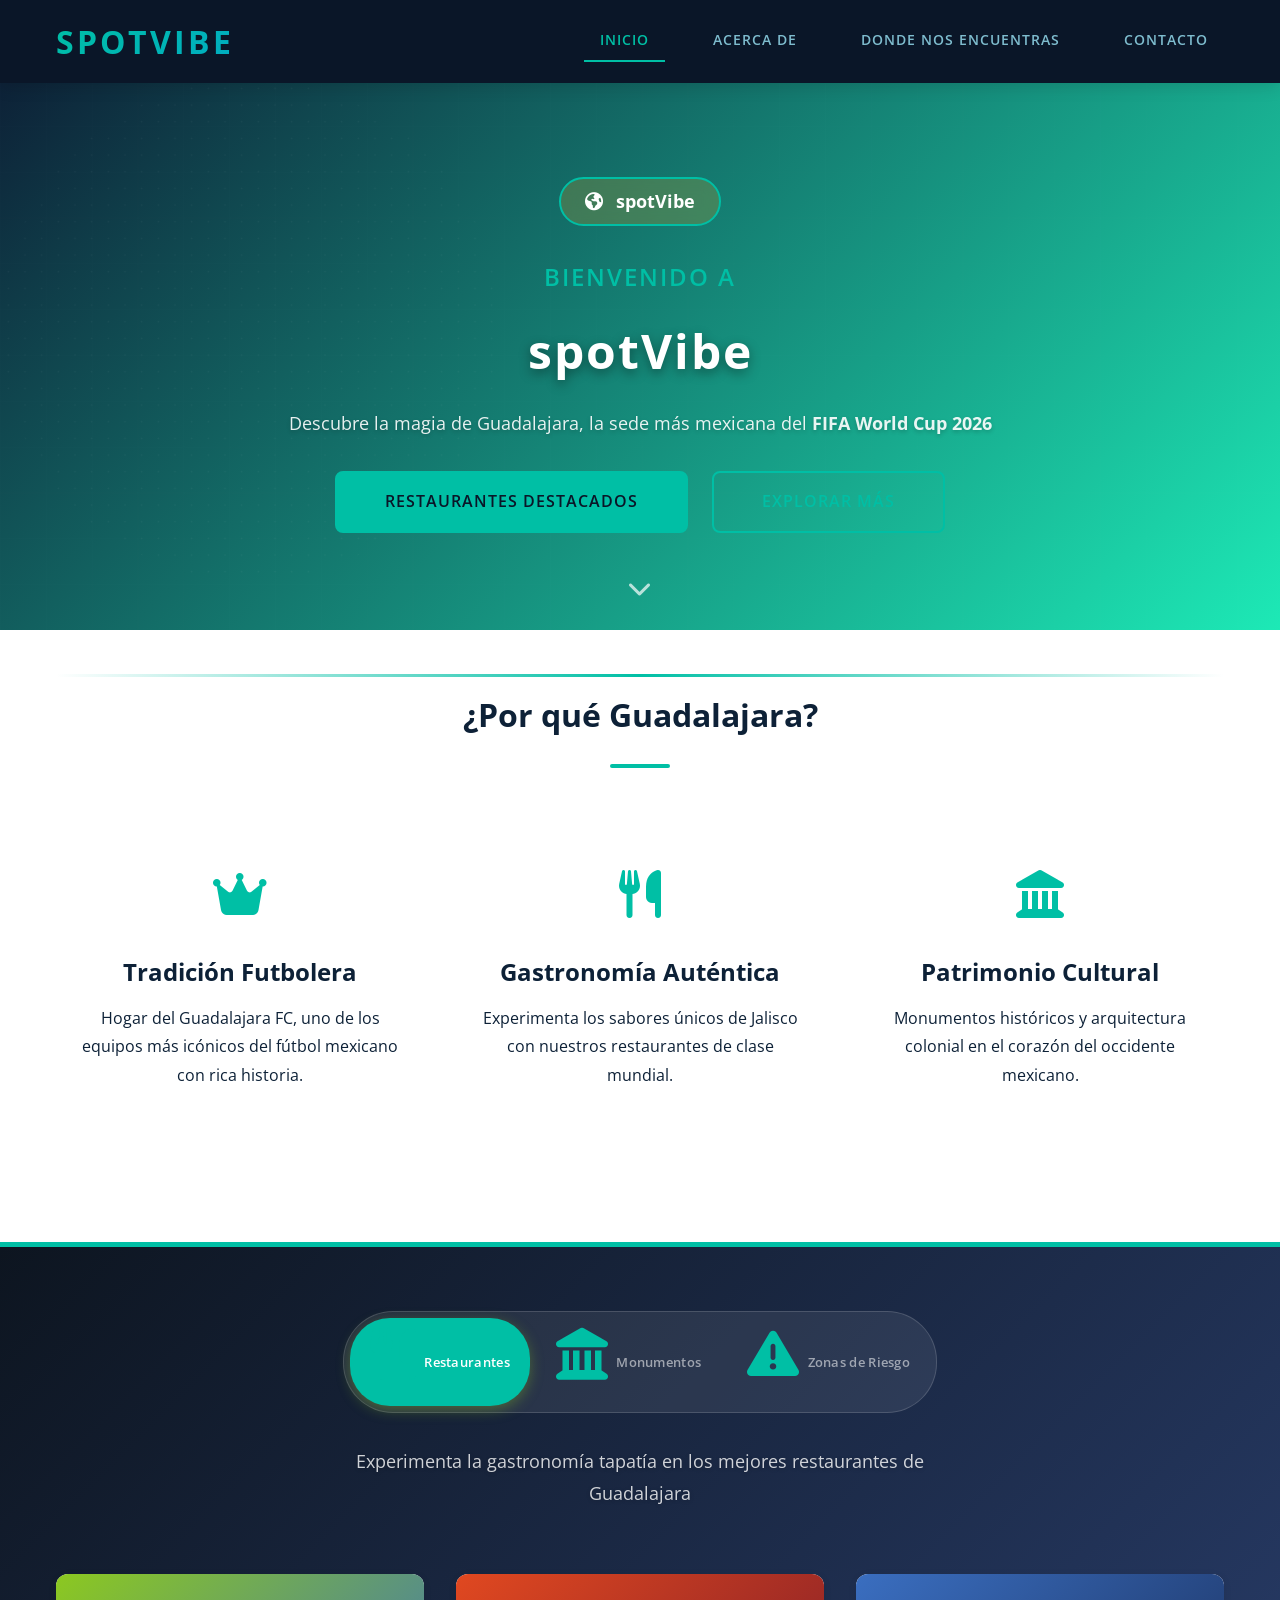
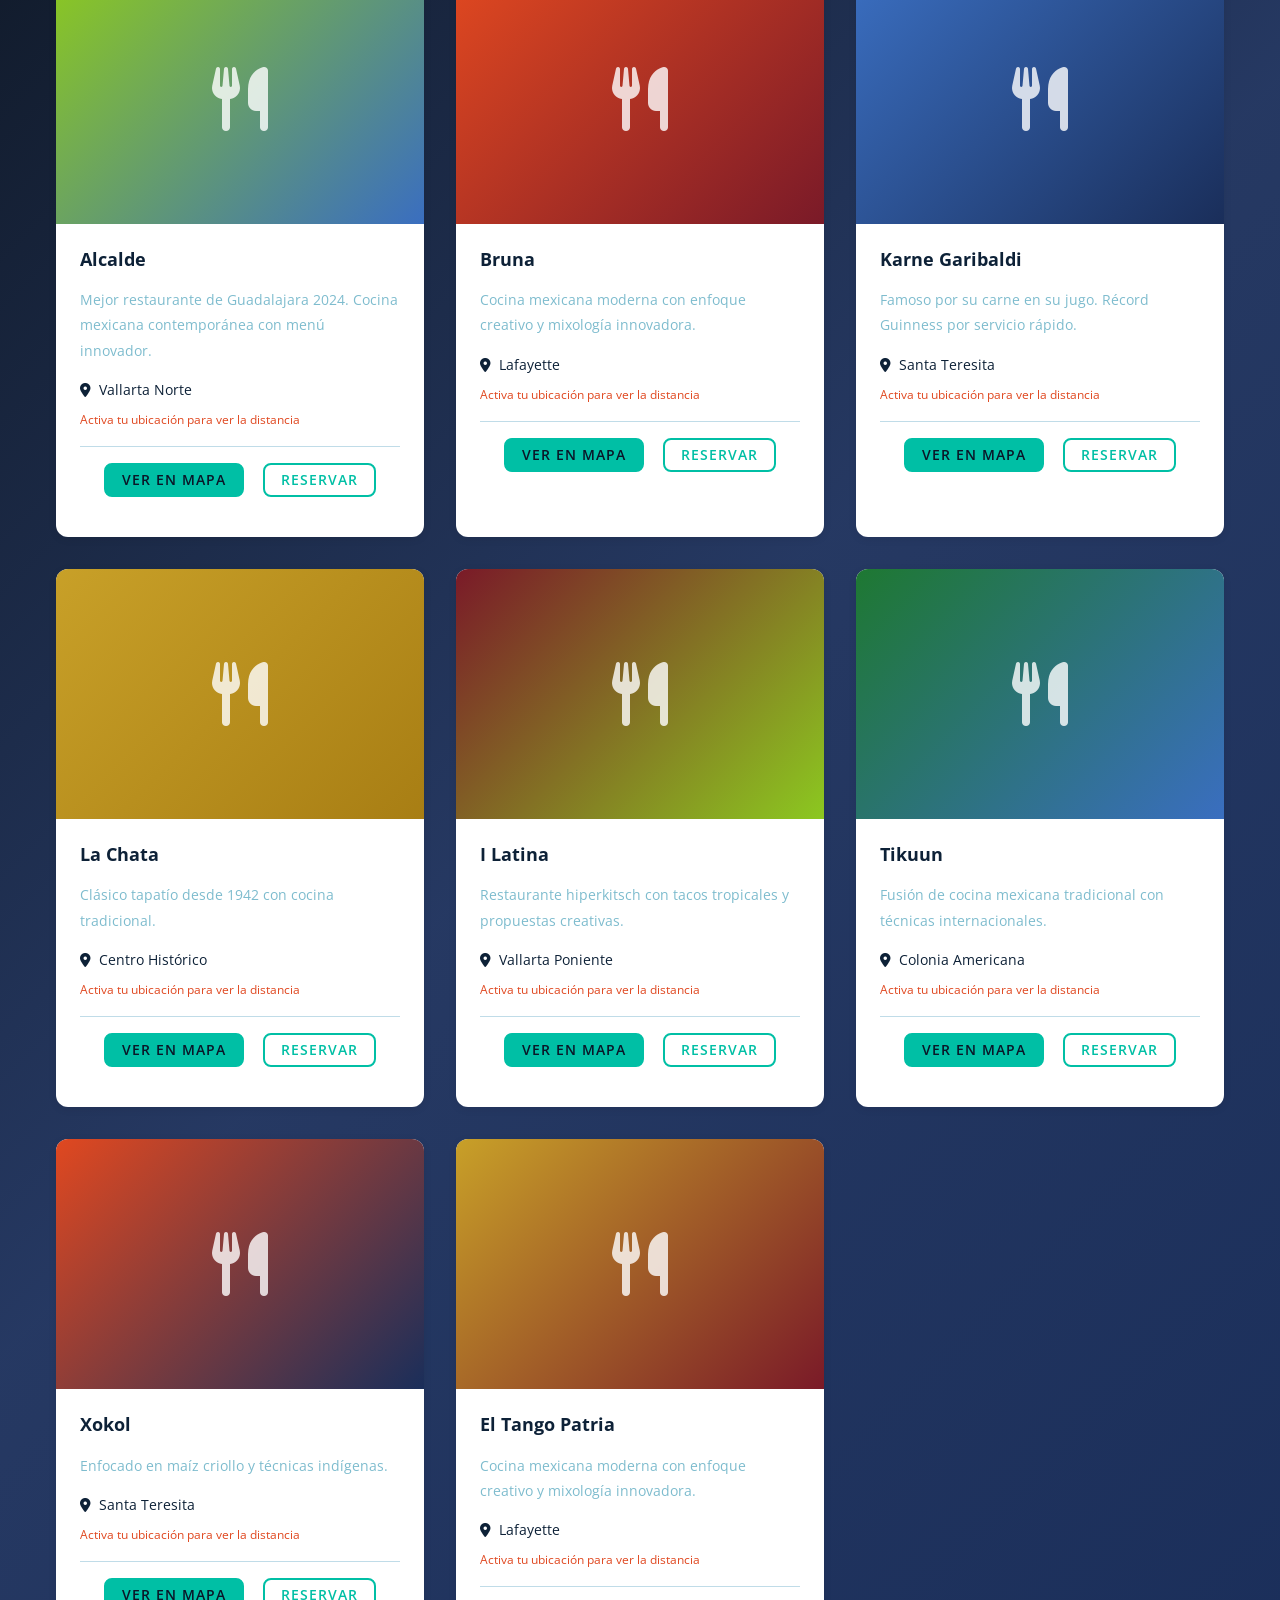
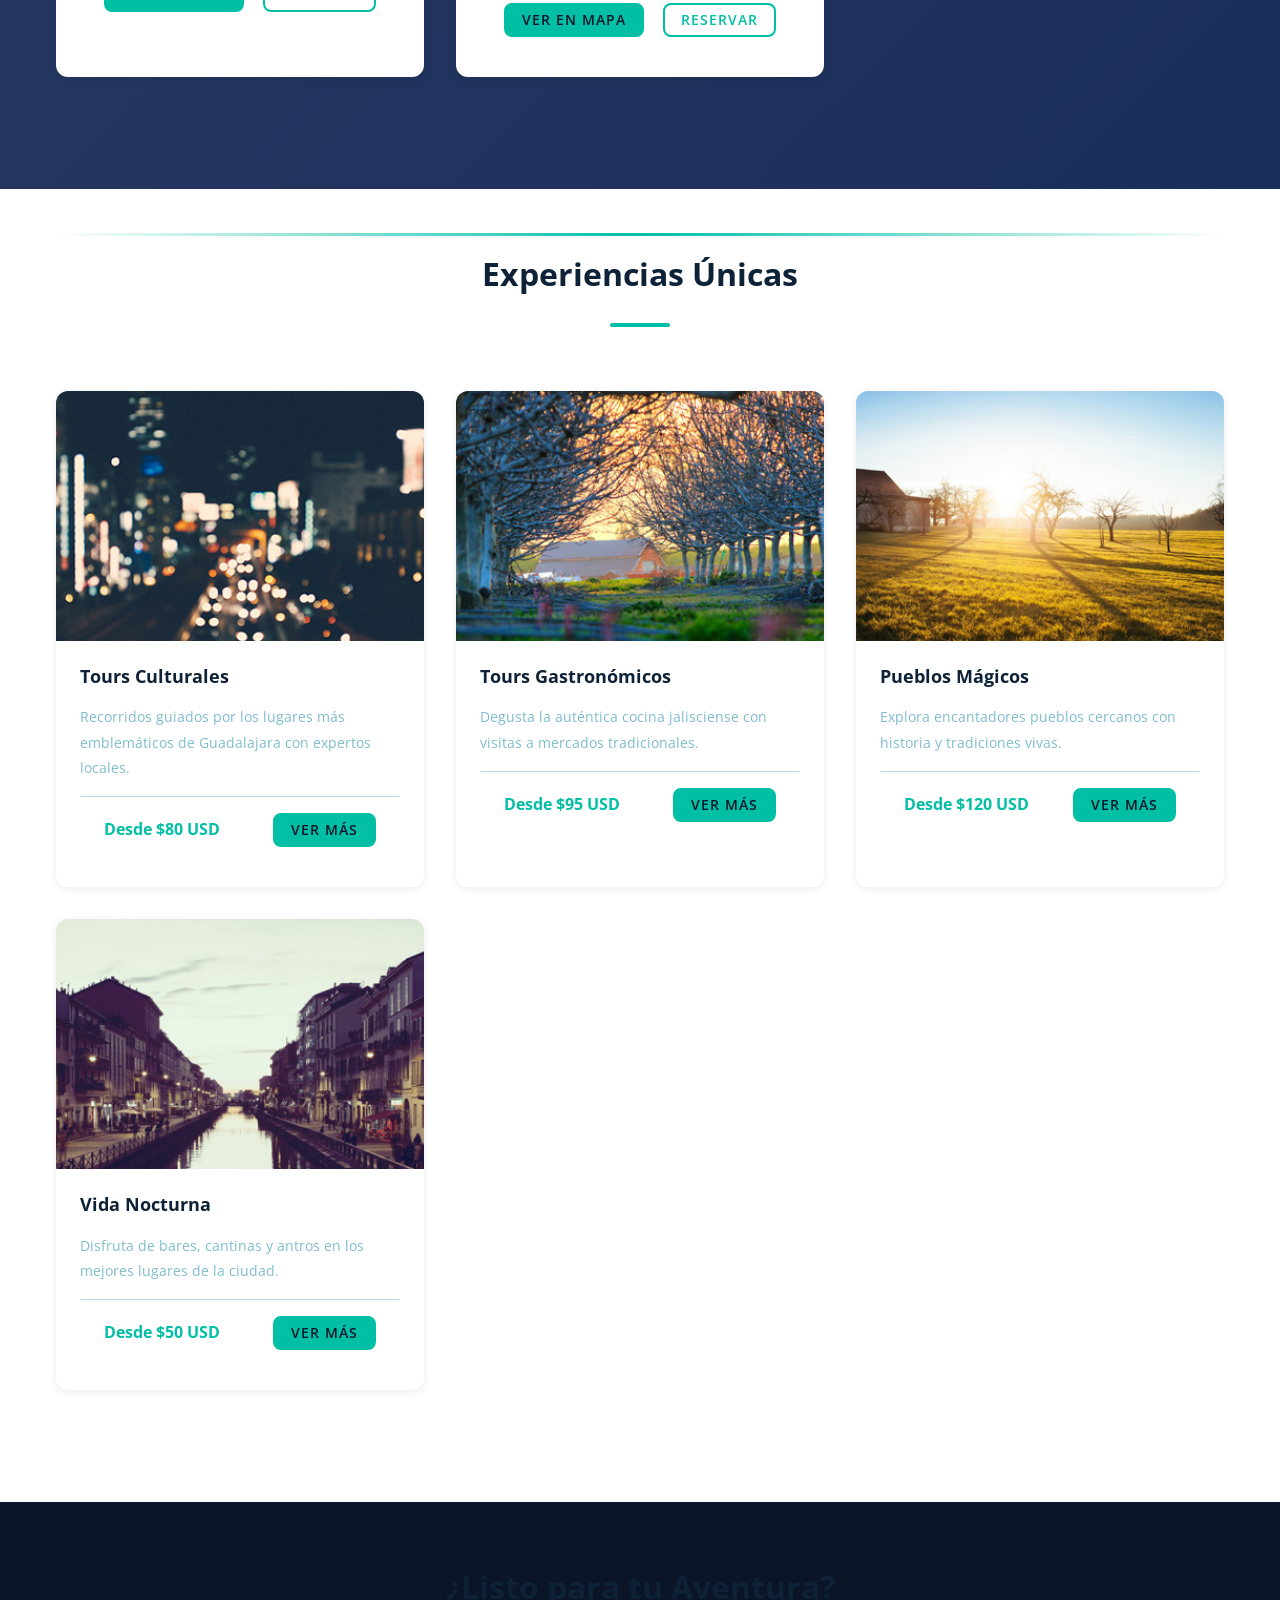
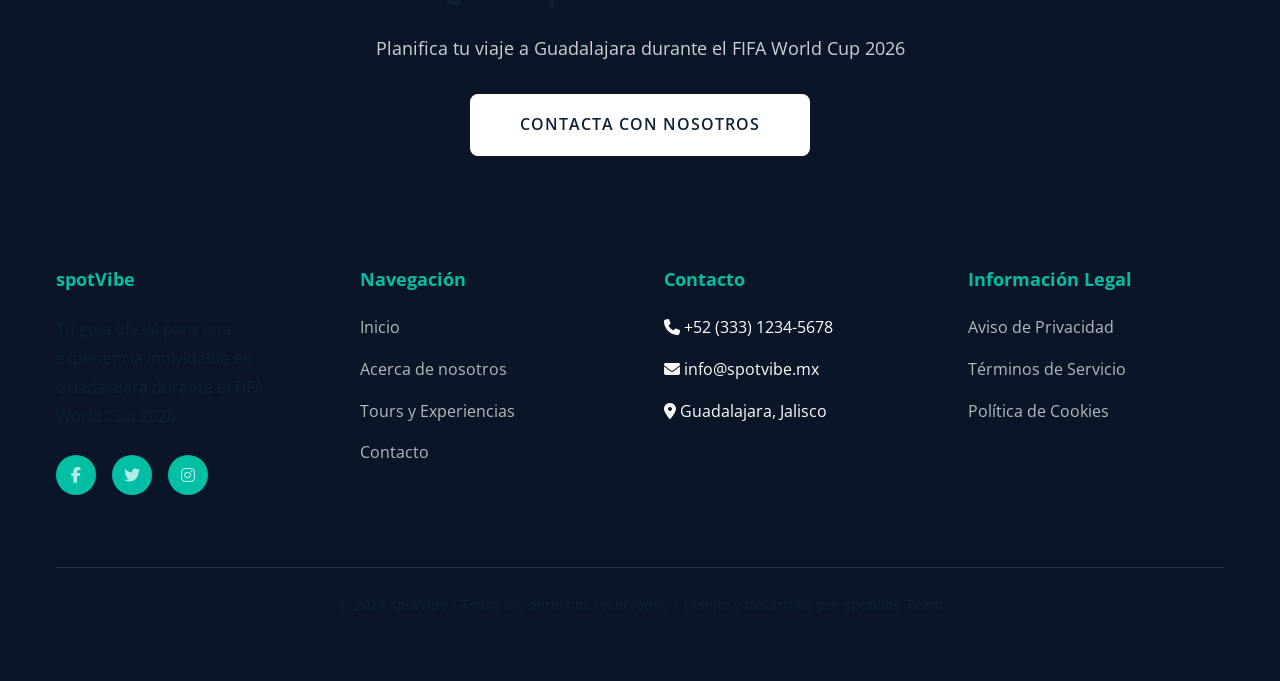
<file: index.html>
<!DOCTYPE html>
<html lang="es">
<head>
  <meta charset="UTF-8">
  <meta http-equiv="X-UA-Compatible" content="IE=edge">
  <meta name="viewport" content="width=device-width, initial-scale=1.0">
  <title>spotVibe - Guadalajara | FIFA World Cup 2026</title>
  
  <link href='https://fonts.googleapis.com/css?family=Open+Sans:300,400,600,700' rel='stylesheet' type='text/css'>
  <link href="https://cdnjs.cloudflare.com/ajax/libs/font-awesome/6.4.0/css/all.min.css" rel="stylesheet">
  <link href="css/style.css" rel="stylesheet">
  <link href="css/animations.css" rel="stylesheet">

  <style>
    .section-toggle {
      display: flex;
      align-items: center;
      justify-content: center;
      gap: 6px;
      margin: 0 auto 32px;
      background: rgba(255,255,255,0.08);
      border: 1px solid rgba(255,255,255,0.15);
      border-radius: 50px;
      padding: 6px;
      width: fit-content;
      flex-wrap: wrap;
    }
    .toggle-btn {
      display: flex;
      align-items: center;
      gap: 8px;
      padding: 10px 20px;
      border-radius: 40px;
      border: none;
      cursor: pointer;
      font-family: 'Open Sans', sans-serif;
      font-size: 13px;
      font-weight: 600;
      letter-spacing: 0.3px;
      transition: all 0.25s ease;
      background: transparent;
      color: rgba(255,255,255,0.55);
      white-space: nowrap;
    }
    .toggle-btn.active { color: #fff; }
    .toggle-btn.active.btn-rest  { background: var(--color-primary, #8CC820); box-shadow: 0 4px 14px rgba(140,200,32,0.35); }
    .toggle-btn.active.btn-mon   { background: #C8A028; box-shadow: 0 4px 14px rgba(200,160,40,0.4); }
    .toggle-btn.active.btn-zona  { background: #C0392B; box-shadow: 0 4px 14px rgba(192,57,43,0.4); }
    .toggle-btn:hover:not(.active) { color: rgba(255,255,255,0.9); background: rgba(255,255,255,0.1); }

    /* Zona roja cards */
    .zona-card { background:#fff; border-radius:12px; overflow:hidden; box-shadow:0 2px 12px rgba(0,0,0,0.08); transition:transform 0.2s ease,box-shadow 0.2s ease; }
    .zona-card:hover { transform:translateY(-4px); box-shadow:0 8px 28px rgba(0,0,0,0.14); }
    .zona-card-banner { height:140px; display:flex; align-items:center; justify-content:center; font-size:40px; color:#fff; position:relative; }
    .zona-card-banner::after { content:''; position:absolute; inset:0; background:linear-gradient(to bottom,transparent 40%,rgba(0,0,0,0.35)); }
    .zona-nivel-pill { position:absolute; top:12px; right:12px; font-size:11px; font-weight:700; padding:4px 10px; border-radius:20px; letter-spacing:0.5px; z-index:1; }
    .nivel-alto  { background:#e74c3c; color:#fff; }
    .nivel-medio { background:#e67e22; color:#fff; }
    .nivel-bajo  { background:#27ae60; color:#fff; }
    .zona-card-body { padding:18px 20px 20px; }
    .zona-card-nombre { font-size:16px; font-weight:700; color:#1a1a1a; margin-bottom:6px; }
    .zona-card-resumen { font-size:13px; color:#666; line-height:1.55; margin-bottom:10px; }
    .zona-card-meta { font-size:12px; color:#999; margin-bottom:8px; display:flex; align-items:flex-start; gap:6px; }
    .zona-card-meta i { margin-top:2px; flex-shrink:0; }
    .zona-card-consejo { font-size:12px; color:#7f5a12; background:#fef9ec; border-left:3px solid #f0a500; padding:8px 10px; border-radius:0 6px 6px 0; line-height:1.5; margin-bottom:16px; }
    .zona-card-footer { display:flex; gap:8px; align-items:center; }
    .zona-distancia { font-size:13px; color:#C0392B; font-weight:600; display:flex; align-items:center; gap:5px; margin-left:auto; }

    /* ocultar grids secundarios */
    #zonaGrid, #monumentoGrid { display: none; }
  </style>
</head>
<body>

  <header class="header">
    <div class="container header-container">
      <a href="index.html" class="logo">spotVibe</a>
      <button class="mobile-menu-toggle" id="mobileMenuToggle"><i class="fas fa-bars"></i></button>
      <nav class="nav" id="mobileMenu">
        <a href="index.html" class="nav-link active">Inicio</a>
        <a href="about.html" class="nav-link">Acerca de</a>
        <a href="tours.html" class="nav-link">Donde nos encuentras</a>
        <a href="contact.html" class="nav-link">Contacto</a>
      </nav>
    </div>
  </header>

  <section class="hero">
    <div class="hero-content">
      <div class="hero-logo-badge"><i class="fas fa-globe-americas"></i> spotVibe</div>
      <div class="hero-subtitle">Bienvenido a</div>
      <h1>spotVibe</h1>
      <p>Descubre la magia de Guadalajara, la sede más mexicana del <strong>FIFA World Cup 2026</strong></p>
      <div class="hero-buttons">
        <a href="#restaurants" class="btn btn-primary btn-large">Restaurantes Destacados</a>
        <a href="#highlights" class="btn btn-secondary btn-large">Explorar Más</a>
      </div>
    </div>
    <div class="scroll-indicator"><i class="fas fa-chevron-down"></i></div>
  </section>

  <section class="section-light" id="highlights">
    <div class="container">
      <h2 class="section-title">¿Por qué Guadalajara?</h2>
      <div class="feature-grid">
        <div class="feature-item fade-in">
          <div class="feature-icon"><i class="fas fa-crown"></i></div>
          <h3>Tradición Futbolera</h3>
          <p>Hogar del Guadalajara FC, uno de los equipos más icónicos del fútbol mexicano con rica historia.</p>
        </div>
        <div class="feature-item fade-in">
          <div class="feature-icon"><i class="fas fa-utensils"></i></div>
          <h3>Gastronomía Auténtica</h3>
          <p>Experimenta los sabores únicos de Jalisco con nuestros restaurantes de clase mundial.</p>
        </div>
        <div class="feature-item fade-in">
          <div class="feature-icon"><i class="fas fa-landmark"></i></div>
          <h3>Patrimonio Cultural</h3>
          <p>Monumentos históricos y arquitectura colonial en el corazón del occidente mexicano.</p>
        </div>
      </div>
    </div>
  </section>

  <!-- SECCIÓN PRINCIPAL con 3 vistas -->
  <section class="section-restaurants" id="restaurants">
    <div class="container">
      <div class="section-header-featured">
        <div class="section-toggle">
          <button class="toggle-btn btn-rest active" id="btnToggleRest" onclick="cambiarVista('restaurantes')">
            <i class="fas fa-utensils"></i> Restaurantes
          </button>
          <button class="toggle-btn btn-mon" id="btnToggleMon" onclick="cambiarVista('monumentos')">
            <i class="fas fa-landmark"></i> Monumentos
          </button>
          <button class="toggle-btn btn-zona" id="btnToggleZona" onclick="cambiarVista('zonas')">
            <i class="fas fa-triangle-exclamation"></i> Zonas de Riesgo
          </button>
        </div>
        <p class="section-subtitle" id="sectionSubtitle">
          Experimenta la gastronomía tapatía en los mejores restaurantes de Guadalajara
        </p>
      </div>

      <div class="restaurant-grid" id="restaurantGrid"></div>
      <div class="restaurant-grid" id="monumentoGrid"></div>
      <div class="restaurant-grid" id="zonaGrid"></div>
    </div>
  </section>

  <section class="section-light">
    <div class="container">
      <h2 class="section-title">Experiencias Únicas</h2>
      <div class="restaurant-grid">
        <div class="card fade-in">
          <img src="img/tours-03.jpg" alt="Tours Culturales" class="card-image">
          <div class="card-body">
            <h3 class="card-title">Tours Culturales</h3>
            <p class="card-text">Recorridos guiados por los lugares más emblemáticos de Guadalajara con expertos locales.</p>
            <div class="card-footer"><span class="text-accent font-bold">Desde $80 USD</span><a href="#" class="btn btn-small btn-primary">Ver más</a></div>
          </div>
        </div>
        <div class="card fade-in">
          <img src="img/tours-04.jpg" alt="Gastronomía" class="card-image">
          <div class="card-body">
            <h3 class="card-title">Tours Gastronómicos</h3>
            <p class="card-text">Degusta la auténtica cocina jalisciense con visitas a mercados tradicionales.</p>
            <div class="card-footer"><span class="text-accent font-bold">Desde $95 USD</span><a href="#" class="btn btn-small btn-primary">Ver más</a></div>
          </div>
        </div>
        <div class="card fade-in">
          <img src="img/tours-05.jpg" alt="Pueblos Mágicos" class="card-image">
          <div class="card-body">
            <h3 class="card-title">Pueblos Mágicos</h3>
            <p class="card-text">Explora encantadores pueblos cercanos con historia y tradiciones vivas.</p>
            <div class="card-footer"><span class="text-accent font-bold">Desde $120 USD</span><a href="#" class="btn btn-small btn-primary">Ver más</a></div>
          </div>
        </div>
        <div class="card fade-in">
          <img src="img/tours-06.jpg" alt="Vida Nocturna" class="card-image">
          <div class="card-body">
            <h3 class="card-title">Vida Nocturna</h3>
            <p class="card-text">Disfruta de bares, cantinas y antros en los mejores lugares de la ciudad.</p>
            <div class="card-footer"><span class="text-accent font-bold">Desde $50 USD</span><a href="#" class="btn btn-small btn-primary">Ver más</a></div>
          </div>
        </div>
      </div>
    </div>
  </section>

  <section class="section-dark">
    <div class="container text-center">
      <h2>¿Listo para tu Aventura?</h2>
      <p style="color:rgba(255,255,255,0.8);font-size:18px;margin-bottom:30px;">Planifica tu viaje a Guadalajara durante el FIFA World Cup 2026</p>
      <a href="contact.html" class="btn btn-white btn-large">Contacta con nosotros</a>
    </div>
  </section>

  <footer class="footer">
    <div class="container">
      <div class="footer-content">
        <div class="footer-column">
          <h4>spotVibe</h4>
          <p>Tu guía oficial para una experiencia inolvidable en Guadalajara durante el FIFA World Cup 2026.</p>
          <div class="social-links">
            <a href="#" class="social-link"><i class="fab fa-facebook-f"></i></a>
            <a href="#" class="social-link"><i class="fab fa-twitter"></i></a>
            <a href="#" class="social-link"><i class="fab fa-instagram"></i></a>
          </div>
        </div>
        <div class="footer-column">
          <h4>Navegación</h4>
          <ul>
            <li><a href="index.html">Inicio</a></li>
            <li><a href="about.html">Acerca de nosotros</a></li>
            <li><a href="tours.html">Tours y Experiencias</a></li>
            <li><a href="contact.html">Contacto</a></li>
          </ul>
        </div>
        <div class="footer-column">
          <h4>Contacto</h4>
          <ul>
            <li><i class="fas fa-phone"></i> +52 (333) 1234-5678</li>
            <li><i class="fas fa-envelope"></i> info@spotvibe.mx</li>
            <li><i class="fas fa-map-marker-alt"></i> Guadalajara, Jalisco</li>
          </ul>
        </div>
        <div class="footer-column">
          <h4>Información Legal</h4>
          <ul>
            <li><a href="#">Aviso de Privacidad</a></li>
            <li><a href="#">Términos de Servicio</a></li>
            <li><a href="#">Política de Cookies</a></li>
          </ul>
        </div>
      </div>
      <div class="footer-bottom">
        <p>&copy; 2026 spotVibe - Todos los derechos reservados | Diseño y desarrollo por spotVibe Team</p>
      </div>
    </div>
  </footer>

  <script src="js/restaurantes.js"></script>
  <script src="js/zonaroja.js"></script>
  <script src="js/monumentos.js"></script>

  <script>
    // Mobile menu
    document.getElementById('mobileMenuToggle').addEventListener('click', function() {
      document.getElementById('mobileMenu').classList.toggle('active');
    });
    document.querySelectorAll('.nav-link').forEach(link => {
      link.addEventListener('click', () => document.getElementById('mobileMenu').classList.remove('active'));
    });
    document.querySelectorAll('a[href^="#"]').forEach(anchor => {
      anchor.addEventListener('click', function(e) {
        const href = this.getAttribute('href');
        if (href !== '#' && document.querySelector(href)) {
          e.preventDefault();
          document.querySelector(href).scrollIntoView({ behavior: 'smooth' });
        }
      });
    });

    // Estado global de geolocalización
    let userLat = null;
    let userLon = null;
    let zonaGridPopulada = false;
    let monGridPopulado  = false;

    const subtitulos = {
      restaurantes: 'Experimenta la gastronomía tapatía en los mejores restaurantes de Guadalajara',
      monumentos:   'Descubre el patrimonio histórico y cultural más icónico de Guadalajara',
      zonas:        'Conoce las zonas con mayor incidencia delictiva para visitar Guadalajara con precaución'
    };

    // ── Cambiar vista ────────────────────────────────────────────
    function cambiarVista(vista) {
      const ids = ['restaurantGrid', 'monumentoGrid', 'zonaGrid'];
      const btnIds = { restaurantes:'btnToggleRest', monumentos:'btnToggleMon', zonas:'btnToggleZona' };
      const gridIds = { restaurantes:'restaurantGrid', monumentos:'monumentoGrid', zonas:'zonaGrid' };

      // Ocultar todos
      ids.forEach(id => document.getElementById(id).style.display = 'none');
      Object.values(btnIds).forEach(id => document.getElementById(id).classList.remove('active'));

      // Mostrar el activo
      document.getElementById(gridIds[vista]).style.display = 'grid';
      document.getElementById(btnIds[vista]).classList.add('active');
      document.getElementById('sectionSubtitle').textContent = subtitulos[vista];

      // Generar contenido si es primera vez
      if (vista === 'monumentos' && !monGridPopulado) {
        userLat !== null
          ? generarTarjetasMonumentos(userLat, userLon)
          : generarTarjetasMonumentosSinUbicacion();
        monGridPopulado = true;
      }
      if (vista === 'zonas' && !zonaGridPopulada) {
        userLat !== null
          ? generarTarjetasZonas(userLat, userLon)
          : generarTarjetasZonasSinUbicacion();
        zonaGridPopulada = true;
      }
    }

    // ── Restaurantes ─────────────────────────────────────────────
    function displayRestaurants() {
      const grid = document.getElementById('restaurantGrid');
      if (!grid || typeof restaurantes === 'undefined') return;

      const fifaColors = [
        {primary:'#8CC820',secondary:'#3A6EC0'},{primary:'#E04820',secondary:'#7A1A28'},
        {primary:'#3A6EC0',secondary:'#1A2E5A'},{primary:'#C8A028',secondary:'#A87E14'},
        {primary:'#7A1A28',secondary:'#8CC820'},{primary:'#1E7832',secondary:'#3A6EC0'},
        {primary:'#E04820',secondary:'#1A2E5A'},{primary:'#C8A028',secondary:'#7A1A28'}
      ];

      navigator.geolocation.getCurrentPosition(
        (pos) => {
          userLat = pos.coords.latitude;
          userLon = pos.coords.longitude;
          generarTarjetasRestaurantes(userLat, userLon);
        },
        (err) => {
          console.warn(`Geolocation error (${err.code}): ${err.message}`);
          grid.innerHTML = Object.values(restaurantes).map((rest, idx) => {
            const c = fifaColors[idx % fifaColors.length];
            return `
              <div class="card fade-in">
                <div class="card-image-placeholder" style="background:linear-gradient(135deg,${c.primary},${c.secondary});"><i class="fas fa-utensils"></i></div>
                <div class="card-body">
                  <h3 class="card-title">${rest.nombre}</h3>
                  <p class="card-text">${rest.resumen}</p>
                  <div class="card-location"><i class="fas fa-map-marker-alt"></i> ${rest.ubicacion}</div>
                  <p style="font-size:12px;color:#E04820;margin-bottom:15px;">Activa tu ubicación para ver la distancia</p>
                  <div class="card-footer">
                    <a href="${rest.mapa}" class="btn btn-small btn-primary" target="_blank">Ver en Mapa</a>
                    <a href="contact.html" class="btn btn-small btn-secondary">Reservar</a>
                  </div>
                </div>
              </div>`;
          }).join('');
        }
      );
    }

    // ── Zonas rojas ──────────────────────────────────────────────
    const zonasRojasData = {
      mercado_libertad: {
        nombre:"Mercado Libertad", resumen:"Alta incidencia de carteristas y robos a turistas distraídos.",
        ubicacion:"Centro Histórico, Guadalajara", nivelRiesgo:"ALTO",
        consejo:"Ve en grupo, no saques el celular y usa bolsas cruzadas al frente.",
        mapa:"https://www.google.com/maps/search/?api=1&query=Mercado+Libertad+Guadalajara",
        latitud:20.6698, longitud:-103.3388, colorPrimary:'#922B21', colorSecondary:'#641E16'
      },
      centro_nocturno: {
        nombre:"Centro Histórico (Nocturno)", resumen:"Seguro de día; de noche aumentan robos en callejones poco iluminados.",
        ubicacion:"Centro Histórico, Guadalajara", nivelRiesgo:"MEDIO",
        consejo:"Regresa al hotel antes de las 10 pm o usa transporte de app.",
        mapa:"https://www.google.com/maps/search/?api=1&query=Centro+Historico+Guadalajara",
        latitud:20.6737, longitud:-103.3440, colorPrimary:'#935116', colorSecondary:'#6E2C00'
      },
      periferica_norte: {
        nombre:"Periférica Norte / Zapopan Norte", resumen:"Alta incidencia de robo de vehículos y asaltos en cruceros.",
        ubicacion:"Zapopan Norte, Jalisco", nivelRiesgo:"ALTO",
        consejo:"Evita estacionar en la vía pública. No pares en cruceros oscuros.",
        mapa:"https://www.google.com/maps/search/?api=1&query=Periferico+Norte+Zapopan",
        latitud:20.7410, longitud:-103.4012, colorPrimary:'#78281F', colorSecondary:'#4A235A'
      },
      tlaquepaque_periferia: {
        nombre:"Tlaquepaque (Periferia)", resumen:"El centro artesanal es seguro; sus colonias periféricas reportan robos.",
        ubicacion:"San Pedro Tlaquepaque, Jalisco", nivelRiesgo:"MEDIO",
        consejo:"Quédate en la zona turística central y evita callejones poco transitados.",
        mapa:"https://www.google.com/maps/search/?api=1&query=Tlaquepaque+periferia+Jalisco",
        latitud:20.6424, longitud:-103.3122, colorPrimary:'#7D6608', colorSecondary:'#4D4511'
      },
      santa_cecilia: {
        nombre:"Santa Cecilia", resumen:"Reportes frecuentes de pandillerismo y robos a peatones.",
        ubicacion:"Guadalajara Norte", nivelRiesgo:"ALTO",
        consejo:"No es zona turística. Si llegas por error, pide un taxi de app de inmediato.",
        mapa:"https://www.google.com/maps/search/?api=1&query=Santa+Cecilia+Guadalajara",
        latitud:20.7053, longitud:-103.3538, colorPrimary:'#512E5F', colorSecondary:'#922B21'
      }
    };

    function _zonaCard(zona, distanciaHTML) {
      const nivelClass = zona.nivelRiesgo==='ALTO'?'nivel-alto':zona.nivelRiesgo==='MEDIO'?'nivel-medio':'nivel-bajo';
      const iconos = ['fa-triangle-exclamation','fa-shield-halved','fa-circle-exclamation','fa-skull-crossbones','fa-eye-slash'];
      const idx = Object.keys(zonasRojasData).indexOf(zona.id ?? '');
      const icono = iconos[Math.max(idx,0) % iconos.length];
      return `
        <div class="zona-card fade-in">
          <div class="zona-card-banner" style="background:linear-gradient(135deg,${zona.colorPrimary},${zona.colorSecondary});">
            <i class="fas ${icono}" style="font-size:40px;position:relative;z-index:1;"></i>
            <span class="zona-nivel-pill ${nivelClass}">${zona.nivelRiesgo}</span>
          </div>
          <div class="zona-card-body">
            <h3 class="zona-card-nombre">${zona.nombre}</h3>
            <p class="zona-card-resumen">${zona.resumen}</p>
            <div class="zona-card-meta"><i class="fas fa-map-marker-alt" style="color:#c0392b;"></i><span>${zona.ubicacion}</span></div>
            <div class="zona-card-consejo"><i class="fas fa-lightbulb"></i> ${zona.consejo}</div>
            <div class="zona-card-footer">
              <a href="${zona.mapa}" class="btn btn-small btn-primary" target="_blank"><i class="fas fa-map"></i> Ver en mapa</a>
              ${distanciaHTML}
            </div>
          </div>
        </div>`;
    }

    function generarTarjetasZonas(latUsuario, lonUsuario) {
      const lista = Object.entries(zonasRojasData).map(([id, z]) => {
        const dist = calcularDistancia(latUsuario, lonUsuario, z.latitud, z.longitud);
        return { id, ...z, distancia: dist };
      }).sort((a,b) => a.distancia - b.distancia);

      const UMBRAL_KM = 2.0;
      const cercanas = lista.filter(z => z.distancia <= UMBRAL_KM);
      if (cercanas.length > 0) {
        const detalles = cercanas.map(z => `⚠️ ${z.nombre} (${z.nivelRiesgo}) — ${z.distancia.toFixed(2)} km\n   ${z.consejo}`).join('\n\n');
        alert(`🚨 ALERTA DE SEGURIDAD 🚨\n\nEstás cerca de ${cercanas.length > 1 ? 'zonas con riesgo' : 'una zona con riesgo'}:\n\n${detalles}\n\nMantente alerta y disfruta Guadalajara con precaución. 🙏`);
      }

      document.getElementById('zonaGrid').innerHTML = lista.map(zona =>
        _zonaCard(zona, `<span class="zona-distancia"><i class="fas fa-location-arrow"></i> ${zona.distancia.toFixed(2)} km</span>`)
      ).join('');
    }

    function generarTarjetasZonasSinUbicacion() {
      document.getElementById('zonaGrid').innerHTML = Object.entries(zonasRojasData).map(([id, zona]) =>
        _zonaCard({id,...zona}, `<span style="font-size:12px;color:#e04820;margin-left:auto;">Activa ubicación para ver distancia</span>`)
      ).join('');
    }

    document.addEventListener('DOMContentLoaded', displayRestaurants);
  </script>
</body>
</html>
</file>
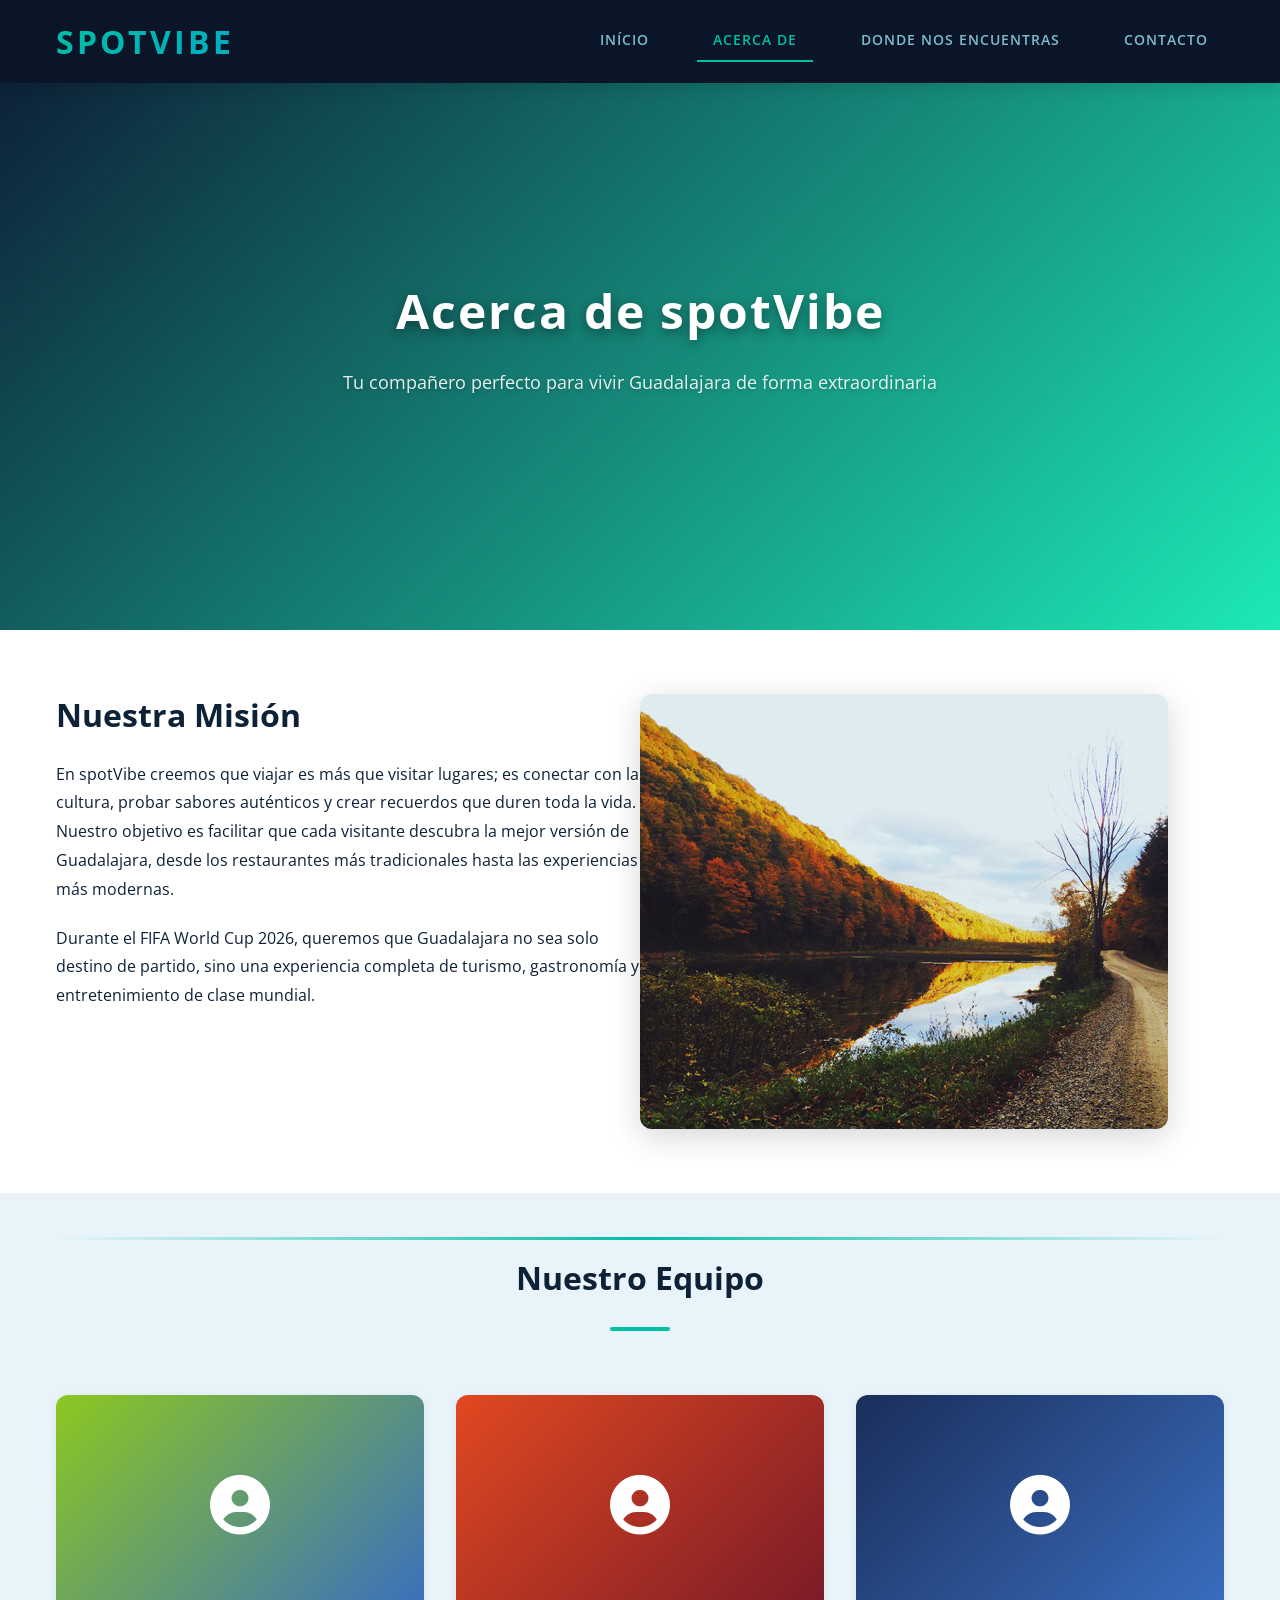
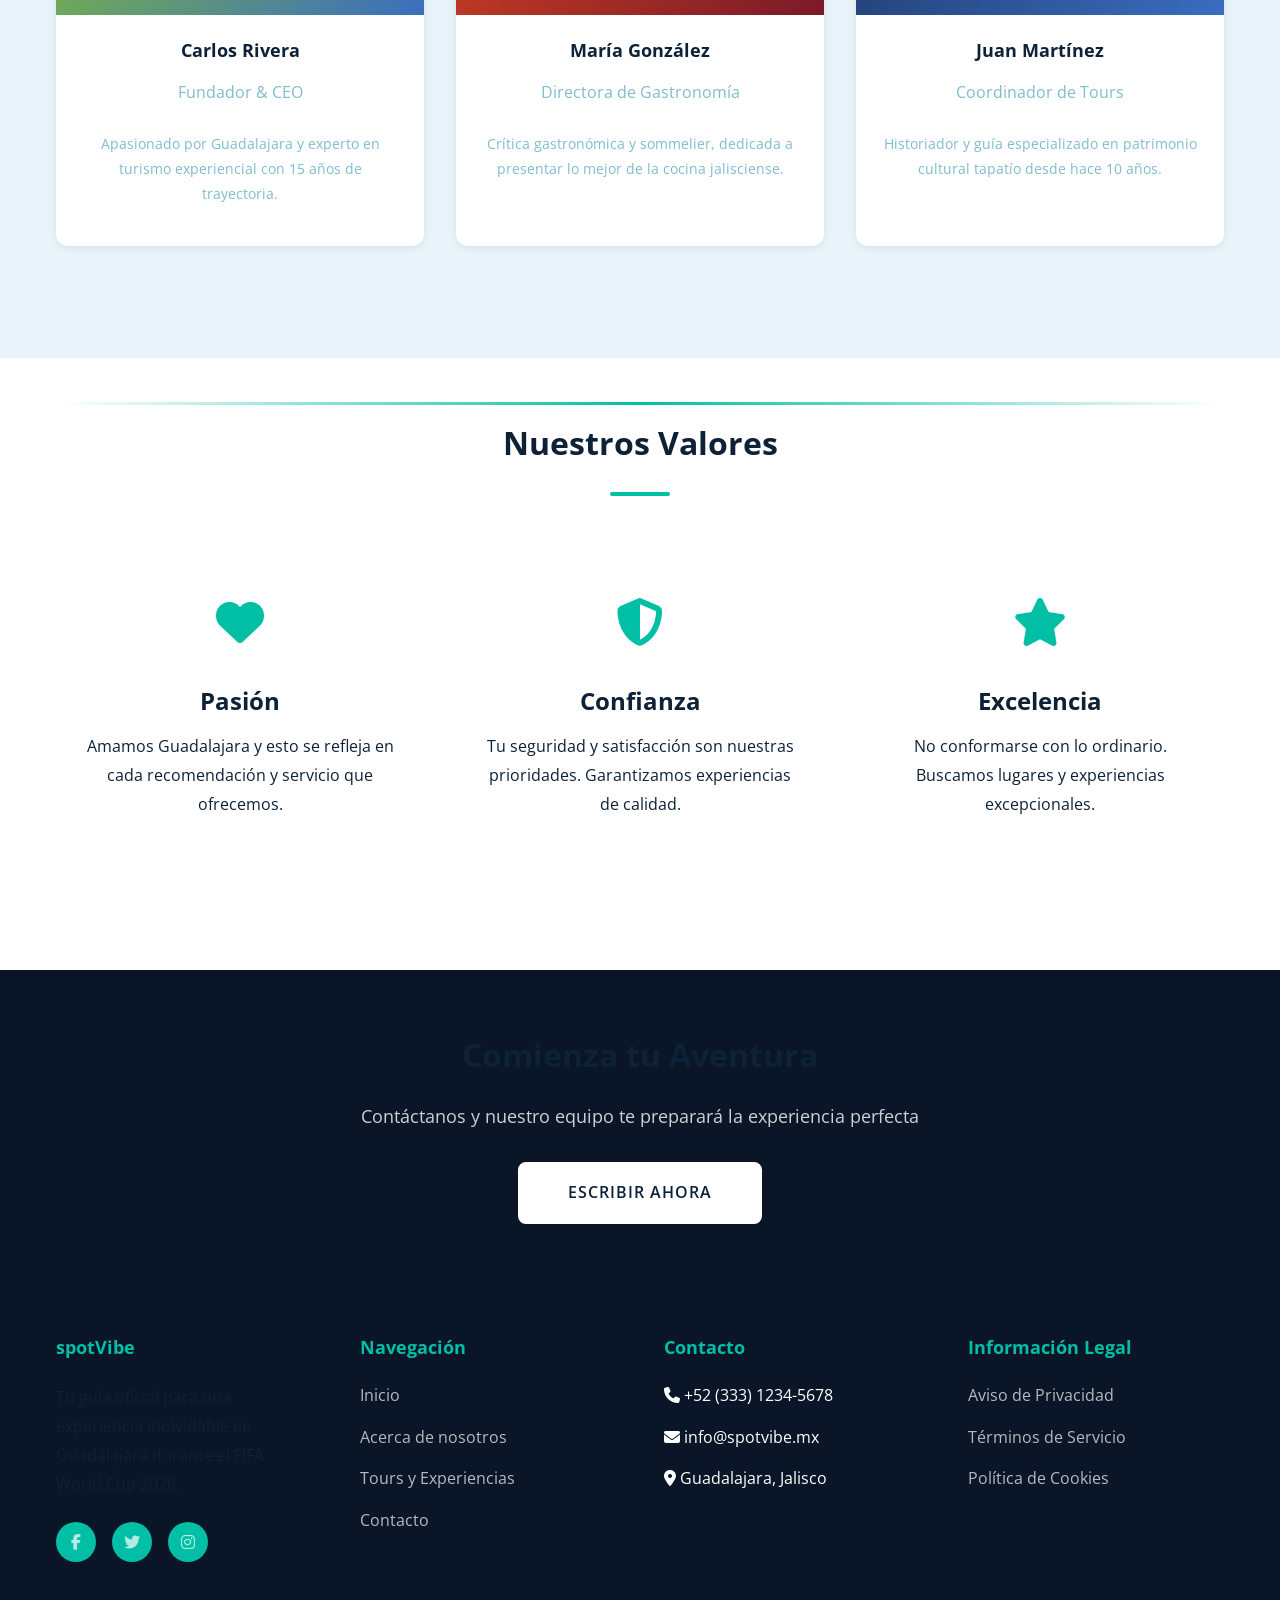
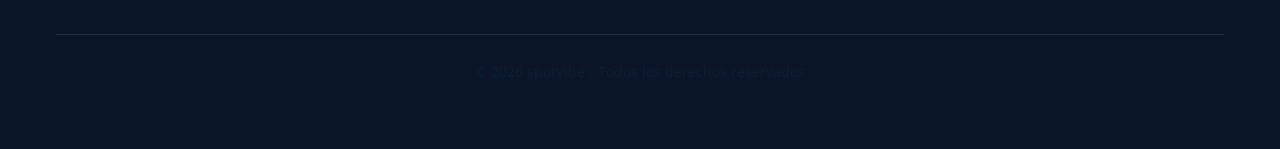
<file: about.html>
<!DOCTYPE html>
<html lang="es">
<head>
  <meta charset="UTF-8">
  <meta http-equiv="X-UA-Compatible" content="IE=edge">
  <meta name="viewport" content="width=device-width, initial-scale=1.0">
  <title>Acerca de spotVibe - Guadalajara | FIFA World Cup 2026</title>
  
  <link href='https://fonts.googleapis.com/css?family=Open+Sans:300,400,600,700' rel='stylesheet' type='text/css'>
  <link href="https://cdnjs.cloudflare.com/ajax/libs/font-awesome/6.4.0/css/all.min.css" rel="stylesheet">
  <link href="css/style.css" rel="stylesheet">
  <link href="css/animations.css" rel="stylesheet">
</head>
<body>
  
  <!-- HEADER / NAVIGATION -->
  <header class="header">
    <div class="container header-container">
      <a href="index.html" class="logo">spotVibe</a>
      
      <button class="mobile-menu-toggle" id="mobileMenuToggle">
        <i class="fas fa-bars"></i>
      </button>
      
      <nav class="nav" id="mobileMenu">
        <a href="index.html" class="nav-link">Início</a>
        <a href="about.html" class="nav-link active">Acerca de</a>
        <a href="tours.html" class="nav-link">Donde nos encuentras</a>
        <a href="contact.html" class="nav-link">Contacto</a>
      </nav>
    </div>
  </header>

  <!-- HERO BANNER -->
  <section class="hero">
    <div class="hero-content">
      <h1>Acerca de spotVibe</h1>
      <p>Tu compañero perfecto para vivir Guadalajara de forma extraordinaria</p>
    </div>
  </section>

  <!-- ABOUT CONTENT -->
  <section class="section-light">
    <div class="container">
      <div class="row">
        <div class="col-6">
          <h2>Nuestra Misión</h2>
          <p>En spotVibe creemos que viajar es más que visitar lugares; es conectar con la cultura, probar sabores auténticos y crear recuerdos que duren toda la vida. Nuestro objetivo es facilitar que cada visitante descubra la mejor versión de Guadalajara, desde los restaurantes más tradicionales hasta las experiencias más modernas.</p>
          <p style="margin-top: 20px;">Durante el FIFA World Cup 2026, queremos que Guadalajara no sea solo destino de partido, sino una experiencia completa de turismo, gastronomía y entretenimiento de clase mundial.</p>
        </div>
        <div class="col-6">
          <img src="img/about-1.jpg" alt="Guadalajara" style="border-radius: 12px; box-shadow: 0 8px 32px rgba(0,0,0,0.16);">
        </div>
      </div>
    </div>
  </section>

  <!-- TEAM SECTION -->
  <section class="section-gray">
    <div class="container">
      <h2 class="section-title">Nuestro Equipo</h2>
      
      <div class="restaurant-grid">
        <div class="card fade-in">
          <div style="width: 100%; height: 220px; background: linear-gradient(135deg, #8CC820, #3A6EC0); display: flex; align-items: center; justify-content: center; font-size: 60px; color: white;">
            <i class="fas fa-user-circle"></i>
          </div>
          <div class="card-body text-center">
            <h3 class="card-title">Carlos Rivera</h3>
            <p class="text-muted mb-2">Fundador & CEO</p>
            <p class="card-text">Apasionado por Guadalajara y experto en turismo experiencial con 15 años de trayectoria.</p>
          </div>
        </div>
        
        <div class="card fade-in">
          <div style="width: 100%; height: 220px; background: linear-gradient(135deg, #E04820, #7A1A28); display: flex; align-items: center; justify-content: center; font-size: 60px; color: white;">
            <i class="fas fa-user-circle"></i>
          </div>
          <div class="card-body text-center">
            <h3 class="card-title">María González</h3>
            <p class="text-muted mb-2">Directora de Gastronomía</p>
            <p class="card-text">Crítica gastronómica y sommelier, dedicada a presentar lo mejor de la cocina jalisciense.</p>
          </div>
        </div>
        
        <div class="card fade-in">
          <div style="width: 100%; height: 220px; background: linear-gradient(135deg, #1A2E5A, #3A6EC0); display: flex; align-items: center; justify-content: center; font-size: 60px; color: white;">
            <i class="fas fa-user-circle"></i>
          </div>
          <div class="card-body text-center">
            <h3 class="card-title">Juan Martínez</h3>
            <p class="text-muted mb-2">Coordinador de Tours</p>
            <p class="card-text">Historiador y guía especializado en patrimonio cultural tapatío desde hace 10 años.</p>
          </div>
        </div>
      </div>
    </div>
  </section>

  <!-- VALUES SECTION -->
  <section class="section-light">
    <div class="container">
      <h2 class="section-title">Nuestros Valores</h2>
      
      <div class="feature-grid">
        <div class="feature-item fade-in">
          <div class="feature-icon">
            <i class="fas fa-heart"></i>
          </div>
          <h3>Pasión</h3>
          <p>Amamos Guadalajara y esto se refleja en cada recomendación y servicio que ofrecemos.</p>
        </div>
        
        <div class="feature-item fade-in">
          <div class="feature-icon">
            <i class="fas fa-shield-alt"></i>
          </div>
          <h3>Confianza</h3>
          <p>Tu seguridad y satisfacción son nuestras prioridades. Garantizamos experiencias de calidad.</p>
        </div>
        
        <div class="feature-item fade-in">
          <div class="feature-icon">
            <i class="fas fa-star"></i>
          </div>
          <h3>Excelencia</h3>
          <p>No conformarse con lo ordinario. Buscamos lugares y experiencias excepcionales.</p>
        </div>
      </div>
    </div>
  </section>

  <!-- CTA SECTION -->
  <section class="section-dark">
    <div class="container text-center">
      <h2>Comienza tu Aventura</h2>
      <p style="color: rgba(255,255,255,0.8); font-size: 18px; margin-bottom: 30px;">
        Contáctanos y nuestro equipo te preparará la experiencia perfecta
      </p>
      <a href="contact.html" class="btn btn-white btn-large">Escribir ahora</a>
    </div>
  </section>

  <!-- FOOTER -->
  <footer class="footer">
    <div class="container">
      <div class="footer-content">
        <div class="footer-column">
          <h4>spotVibe</h4>
          <p>Tu guía oficial para una experiencia inolvidable en Guadalajara durante el FIFA World Cup 2026.</p>
          <div class="social-links">
            <a href="#" class="social-link"><i class="fab fa-facebook-f"></i></a>
            <a href="#" class="social-link"><i class="fab fa-twitter"></i></a>
            <a href="#" class="social-link"><i class="fab fa-instagram"></i></a>
          </div>
        </div>
        
        <div class="footer-column">
          <h4>Navegación</h4>
          <ul>
            <li><a href="index.html">Inicio</a></li>
            <li><a href="about.html">Acerca de nosotros</a></li>
            <li><a href="tours.html">Tours y Experiencias</a></li>
            <li><a href="contact.html">Contacto</a></li>
          </ul>
        </div>
        
        <div class="footer-column">
          <h4>Contacto</h4>
          <ul>
            <li><i class="fas fa-phone"></i> +52 (333) 1234-5678</li>
            <li><i class="fas fa-envelope"></i> info@spotvibe.mx</li>
            <li><i class="fas fa-map-marker-alt"></i> Guadalajara, Jalisco</li>
          </ul>
        </div>
        
        <div class="footer-column">
          <h4>Información Legal</h4>
          <ul>
            <li><a href="#">Aviso de Privacidad</a></li>
            <li><a href="#">Términos de Servicio</a></li>
            <li><a href="#">Política de Cookies</a></li>
          </ul>
        </div>
      </div>
      
      <div class="footer-bottom">
        <p>&copy; 2026 spotVibe - Todos los derechos reservados</p>
      </div>
    </div>
  </footer>

  <!-- SCRIPTS -->
  <script src="https://code.jquery.com/jquery-1.11.3.min.js"></script>
  <script>
    // Mobile menu toggle
    document.getElementById('mobileMenuToggle').addEventListener('click', function() {
      document.getElementById('mobileMenu').classList.toggle('active');
    });

    // Close menu when link is clicked
    document.querySelectorAll('.nav-link').forEach(link => {
      link.addEventListener('click', function() {
        document.getElementById('mobileMenu').classList.remove('active');
      });
    });

    // Smooth scroll for anchor links
    document.querySelectorAll('a[href^="#"]').forEach(anchor => {
      anchor.addEventListener('click', function (e) {
        const href = this.getAttribute('href');
        if (href !== '#' && document.querySelector(href)) {
          e.preventDefault();
          document.querySelector(href).scrollIntoView({ behavior: 'smooth' });
        }
      });
    });
  </script>
</body>
</html>
<head>
  <meta charset="utf-8">
  <meta http-equiv="X-UA-Compatible" content="IE=edge">
  <meta name="viewport" content="width=device-width, initial-scale=1">
  <title>spotVibe - Acerca de nosotros</title> 

	
	<script type="text/javascript" src="js/jquery-1.11.2.min.js"></script>      		<!-- jQuery -->
  	<script type="text/javascript" src="js/bootstrap.min.js"></script>					<!-- bootstrap js -->
  	<script type="text/javascript" src="js/jquery.flexslider-min.js"></script>			<!-- flexslider js -->
  	<script type="text/javascript" src="js/templatemo-script.js"></script>      		<!-- Templatemo Script -->
	<script>
		$(function() {

			// https://css-tricks.com/snippets/jquery/smooth-scrolling/
		  	$('a[href*=#]:not([href=#])').click(function() {
			    if (location.pathname.replace(/^\//,'') == this.pathname.replace(/^\//,'') && location.hostname == this.hostname) {
			      var target = $(this.hash);
			      target = target.length ? target : $('[name=' + this.hash.slice(1) +']');
			      if (target.length) {
			        $('html,body').animate({
			          scrollTop: target.offset().top
			        }, 1000);
			        return false;
			      }
			    }
		  	});		  	
		});
		$(window).load(function(){
			// Flexsliders
		  	$('.flexslider.flexslider-banner').flexslider({
			    controlNav: false
		    });
		  	$('.flexslider').flexslider({
		    	animation: "slide",
		    	directionNav: false,
		    	slideshow: false
		  	});
		});
	</script>
 </body>
 </html>
</file>
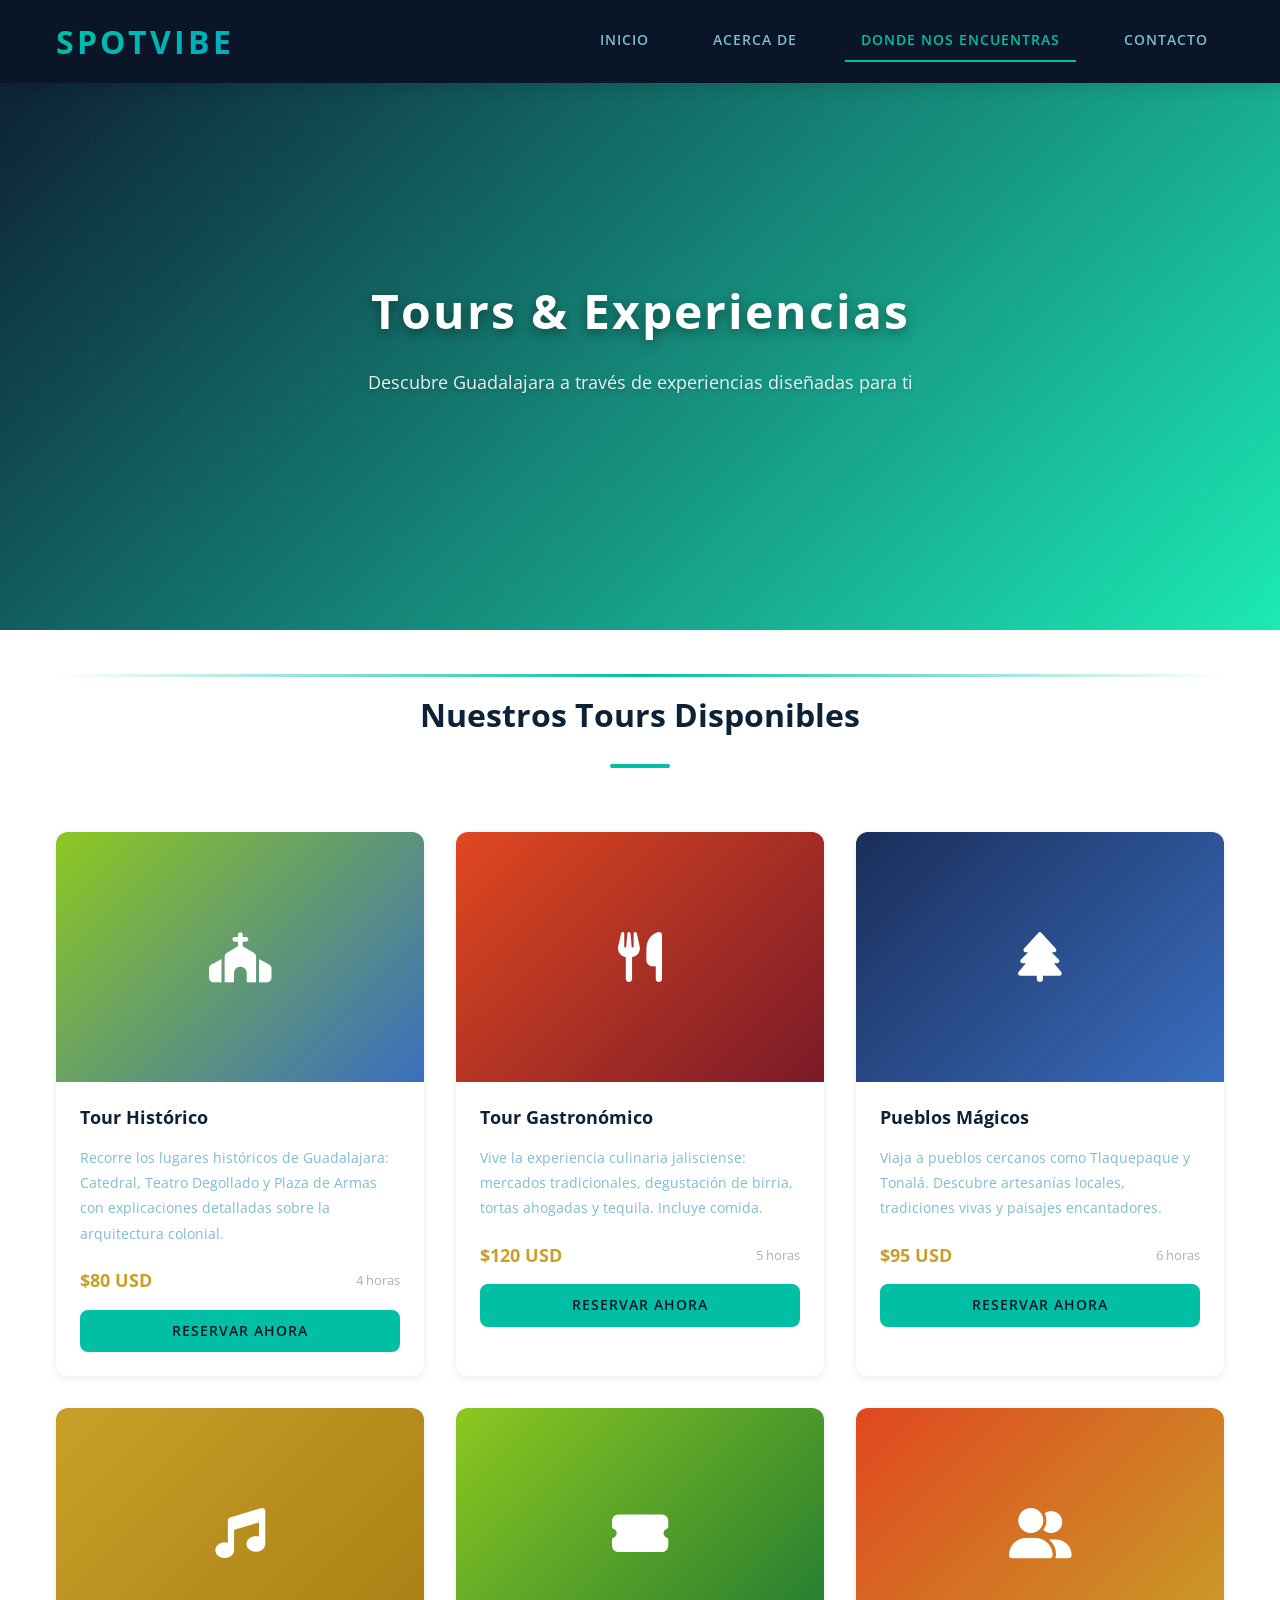
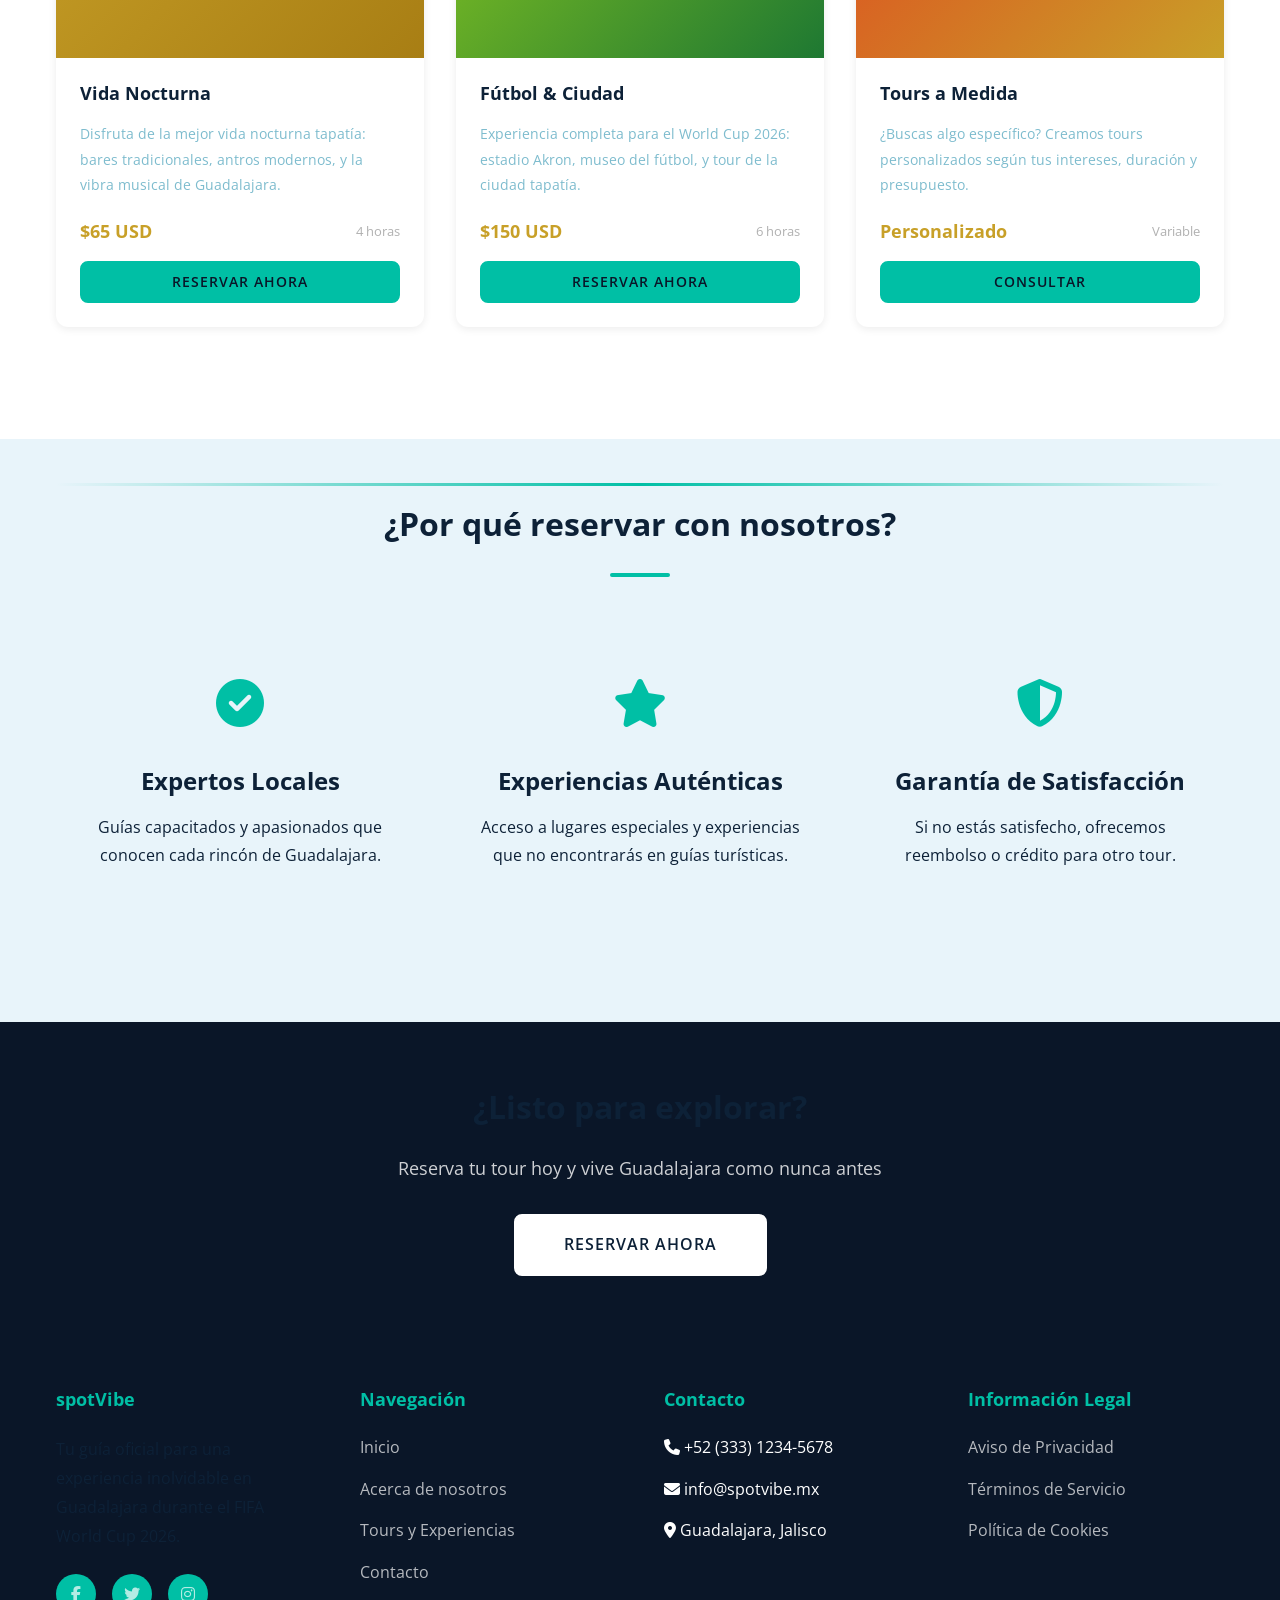
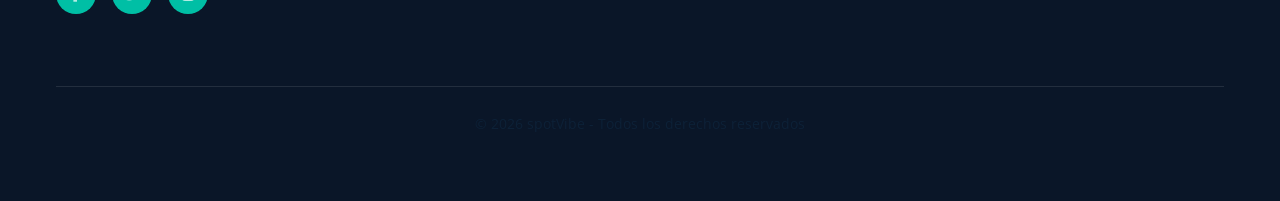
<file: tours.html>
<!DOCTYPE html>
<html lang="es">
<head>
  <meta charset="UTF-8">
  <meta http-equiv="X-UA-Compatible" content="IE=edge">
  <meta name="viewport" content="width=device-width, initial-scale=1.0">
  <title>Tours y Experiencias - spotVibe | Guadalajara</title>
  
  <link href='https://fonts.googleapis.com/css?family=Open+Sans:300,400,600,700' rel='stylesheet' type='text/css'>
  <link href="https://cdnjs.cloudflare.com/ajax/libs/font-awesome/6.4.0/css/all.min.css" rel="stylesheet">
  <link href="css/style.css" rel="stylesheet">
  <link href="css/animations.css" rel="stylesheet">
</head>
<body>
  
  <!-- HEADER / NAVIGATION -->
  <header class="header">
    <div class="container header-container">
      <a href="index.html" class="logo">spotVibe</a>
      
      <button class="mobile-menu-toggle" id="mobileMenuToggle">
        <i class="fas fa-bars"></i>
      </button>
      
      <nav class="nav" id="mobileMenu">
        <a href="index.html" class="nav-link">Inicio</a>
        <a href="about.html" class="nav-link">Acerca de</a>
        <a href="tours.html" class="nav-link active">Donde nos encuentras</a>
        <a href="contact.html" class="nav-link">Contacto</a>
      </nav>
    </div>
  </header>

  <!-- HERO BANNER -->
  <section class="hero">
    <div class="hero-content">
      <h1>Tours & Experiencias</h1>
      <p>Descubre Guadalajara a través de experiencias diseñadas para ti</p>
    </div>
  </section>

  <!-- TOURS SECTION -->
  <section class="section-light">
    <div class="container">
      <h2 class="section-title">Nuestros Tours Disponibles</h2>
      
      <div class="restaurant-grid">
        <div class="card fade-in">
          <div style="width: 100%; height: 250px; background: linear-gradient(135deg, #8CC820, #3A6EC0); display: flex; align-items: center; justify-content: center; font-size: 50px; color: white;">
            <i class="fas fa-church"></i>
          </div>
          <div class="card-body">
            <h3 class="card-title">Tour Histórico</h3>
            <p class="card-text">Recorre los lugares históricos de Guadalajara: Catedral, Teatro Degollado y Plaza de Armas con explicaciones detalladas sobre la arquitectura colonial.</p>
            <div style="margin-top: 20px; display: flex; justify-content: space-between; align-items: center;">
              <strong style="color: #C8A028; font-size: 18px;">$80 USD</strong>
              <span style="color: #B1B1B1; font-size: 13px;">4 horas</span>
            </div>
            <a href="contact.html" class="btn btn-primary" style="width: 100%; text-align: center; margin-top: 15px;">Reservar ahora</a>
          </div>
        </div>
        
        <div class="card fade-in">
          <div style="width: 100%; height: 250px; background: linear-gradient(135deg, #E04820, #7A1A28); display: flex; align-items: center; justify-content: center; font-size: 50px; color: white;">
            <i class="fas fa-utensils"></i>
          </div>
          <div class="card-body">
            <h3 class="card-title">Tour Gastronómico</h3>
            <p class="card-text">Vive la experiencia culinaria jalisciense: mercados tradicionales, degustación de birria, tortas ahogadas y tequila. Incluye comida.</p>
            <div style="margin-top: 20px; display: flex; justify-content: space-between; align-items: center;">
              <strong style="color: #C8A028; font-size: 18px;">$120 USD</strong>
              <span style="color: #B1B1B1; font-size: 13px;">5 horas</span>
            </div>
            <a href="contact.html" class="btn btn-primary" style="width: 100%; text-align: center; margin-top: 15px;">Reservar ahora</a>
          </div>
        </div>
        
        <div class="card fade-in">
          <div style="width: 100%; height: 250px; background: linear-gradient(135deg, #1A2E5A, #3A6EC0); display: flex; align-items: center; justify-content: center; font-size: 50px; color: white;">
            <i class="fas fa-tree"></i>
          </div>
          <div class="card-body">
            <h3 class="card-title">Pueblos Mágicos</h3>
            <p class="card-text">Viaja a pueblos cercanos como Tlaquepaque y Tonalá. Descubre artesanías locales, tradiciones vivas y paisajes encantadores.</p>
            <div style="margin-top: 20px; display: flex; justify-content: space-between; align-items: center;">
              <strong style="color: #C8A028; font-size: 18px;">$95 USD</strong>
              <span style="color: #B1B1B1; font-size: 13px;">6 horas</span>
            </div>
            <a href="contact.html" class="btn btn-primary" style="width: 100%; text-align: center; margin-top: 15px;">Reservar ahora</a>
          </div>
        </div>
        
        <div class="card fade-in">
          <div style="width: 100%; height: 250px; background: linear-gradient(135deg, #C8A028, #A87E14); display: flex; align-items: center; justify-content: center; font-size: 50px; color: white;">
            <i class="fas fa-music"></i>
          </div>
          <div class="card-body">
            <h3 class="card-title">Vida Nocturna</h3>
            <p class="card-text">Disfruta de la mejor vida nocturna tapatía: bares tradicionales, antros modernos, y la vibra musical de Guadalajara.</p>
            <div style="margin-top: 20px; display: flex; justify-content: space-between; align-items: center;">
              <strong style="color: #C8A028; font-size: 18px;">$65 USD</strong>
              <span style="color: #B1B1B1; font-size: 13px;">4 horas</span>
            </div>
            <a href="contact.html" class="btn btn-primary" style="width: 100%; text-align: center; margin-top: 15px;">Reservar ahora</a>
          </div>
        </div>
        
        <div class="card fade-in">
          <div style="width: 100%; height: 250px; background: linear-gradient(135deg, #8CC820, #1E7832); display: flex; align-items: center; justify-content: center; font-size: 50px; color: white;">
            <i class="fas fa-ticket-alt"></i>
          </div>
          <div class="card-body">
            <h3 class="card-title">Fútbol & Ciudad</h3>
            <p class="card-text">Experiencia completa para el World Cup 2026: estadio Akron, museo del fútbol, y tour de la ciudad tapatía.</p>
            <div style="margin-top: 20px; display: flex; justify-content: space-between; align-items: center;">
              <strong style="color: #C8A028; font-size: 18px;">$150 USD</strong>
              <span style="color: #B1B1B1; font-size: 13px;">6 horas</span>
            </div>
            <a href="contact.html" class="btn btn-primary" style="width: 100%; text-align: center; margin-top: 15px;">Reservar ahora</a>
          </div>
        </div>
        
        <div class="card fade-in">
          <div style="width: 100%; height: 250px; background: linear-gradient(135deg, #E04820, #C8A028); display: flex; align-items: center; justify-content: center; font-size: 50px; color: white;">
            <i class="fas fa-user-friends"></i>
          </div>
          <div class="card-body">
            <h3 class="card-title">Tours a Medida</h3>
            <p class="card-text">¿Buscas algo específico? Creamos tours personalizados según tus intereses, duración y presupuesto.</p>
            <div style="margin-top: 20px; display: flex; justify-content: space-between; align-items: center;">
              <strong style="color: #C8A028; font-size: 18px;">Personalizado</strong>
              <span style="color: #B1B1B1; font-size: 13px;">Variable</span>
            </div>
            <a href="contact.html" class="btn btn-primary" style="width: 100%; text-align: center; margin-top: 15px;">Consultar</a>
          </div>
        </div>
      </div>
    </div>
  </section>

  <!-- INFO SECTION -->
  <section class="section-gray">
    <div class="container">
      <h2 class="section-title">¿Por qué reservar con nosotros?</h2>
      
      <div class="feature-grid">
        <div class="feature-item fade-in">
          <div class="feature-icon">
            <i class="fas fa-check-circle"></i>
          </div>
          <h3>Expertos Locales</h3>
          <p>Guías capacitados y apasionados que conocen cada rincón de Guadalajara.</p>
        </div>
        
        <div class="feature-item fade-in">
          <div class="feature-icon">
            <i class="fas fa-star"></i>
          </div>
          <h3>Experiencias Auténticas</h3>
          <p>Acceso a lugares especiales y experiencias que no encontrarás en guías turísticas.</p>
        </div>
        
        <div class="feature-item fade-in">
          <div class="feature-icon">
            <i class="fas fa-shield-alt"></i>
          </div>
          <h3>Garantía de Satisfacción</h3>
          <p>Si no estás satisfecho, ofrecemos reembolso o crédito para otro tour.</p>
        </div>
      </div>
    </div>
  </section>

  <!-- CTA SECTION -->
  <section class="section-dark">
    <div class="container text-center">
      <h2>¿Listo para explorar?</h2>
      <p style="color: rgba(255,255,255,0.8); font-size: 18px; margin-bottom: 30px;">
        Reserva tu tour hoy y vive Guadalajara como nunca antes
      </p>
      <a href="contact.html" class="btn btn-white btn-large">Reservar ahora</a>
    </div>
  </section>

  <!-- FOOTER -->
  <footer class="footer">
    <div class="container">
      <div class="footer-content">
        <div class="footer-column">
          <h4>spotVibe</h4>
          <p>Tu guía oficial para una experiencia inolvidable en Guadalajara durante el FIFA World Cup 2026.</p>
          <div class="social-links">
            <a href="#" class="social-link"><i class="fab fa-facebook-f"></i></a>
            <a href="#" class="social-link"><i class="fab fa-twitter"></i></a>
            <a href="#" class="social-link"><i class="fab fa-instagram"></i></a>
          </div>
        </div>
        
        <div class="footer-column">
          <h4>Navegación</h4>
          <ul>
            <li><a href="index.html">Inicio</a></li>
            <li><a href="about.html">Acerca de nosotros</a></li>
            <li><a href="tours.html">Tours y Experiencias</a></li>
            <li><a href="contact.html">Contacto</a></li>
          </ul>
        </div>
        
        <div class="footer-column">
          <h4>Contacto</h4>
          <ul>
            <li><i class="fas fa-phone"></i> +52 (333) 1234-5678</li>
            <li><i class="fas fa-envelope"></i> info@spotvibe.mx</li>
            <li><i class="fas fa-map-marker-alt"></i> Guadalajara, Jalisco</li>
          </ul>
        </div>
        
        <div class="footer-column">
          <h4>Información Legal</h4>
          <ul>
            <li><a href="#">Aviso de Privacidad</a></li>
            <li><a href="#">Términos de Servicio</a></li>
            <li><a href="#">Política de Cookies</a></li>
          </ul>
        </div>
      </div>
      
      <div class="footer-bottom">
        <p>&copy; 2026 spotVibe - Todos los derechos reservados</p>
      </div>
    </div>
  </footer>

  <!-- SCRIPTS -->
  <script src="https://code.jquery.com/jquery-1.11.3.min.js"></script>
  <script>
    // Mobile menu toggle
    document.getElementById('mobileMenuToggle').addEventListener('click', function() {
      document.getElementById('mobileMenu').classList.toggle('active');
    });

    // Close menu when link is clicked
    document.querySelectorAll('.nav-link').forEach(link => {
      link.addEventListener('click', function() {
        document.getElementById('mobileMenu').classList.remove('active');
      });
    });

    // Smooth scroll for anchor links
    document.querySelectorAll('a[href^="#"]').forEach(anchor => {
      anchor.addEventListener('click', function (e) {
        const href = this.getAttribute('href');
        if (href !== '#' && document.querySelector(href)) {
          e.preventDefault();
          document.querySelector(href).scrollIntoView({ behavior: 'smooth' });
        }
      });
    });
  </script>
</body>
</html>
<head>
  <meta charset="utf-8">
  <meta http-equiv="X-UA-Compatible" content="IE=edge">
  <meta name="viewport" content="width=device-width, initial-scale=1">
  <title>spotVibe - Donde nos encuentras</title>
	<script type="text/javascript" src="js/jquery-1.11.2.min.js"></script>      		<!-- jQuery -->
  	<script type="text/javascript" src="js/moment.js"></script>							<!-- moment.js -->
	<script type="text/javascript" src="js/bootstrap.min.js"></script>					<!-- bootstrap js -->
	<script type="text/javascript" src="js/bootstrap-datetimepicker.min.js"></script>	<!-- bootstrap date time picker js, http://eonasdan.github.io/bootstrap-datetimepicker/ -->
	<script type="text/javascript" src="js/jquery.flexslider-min.js"></script>
   	<script type="text/javascript" src="js/templatemo-script.js"></script>      		<!-- Templatemo Script -->
	<script>
		// HTML document is loaded. DOM is ready.
		$(function() {

			$('#hotelCarTabs a').click(function (e) {
			  e.preventDefault()
			  $(this).tab('show')
			})

        	$('.date').datetimepicker({
            	format: 'MM/DD/YYYY'
            });
            $('.date-time').datetimepicker();
           
			// https://css-tricks.com/snippets/jquery/smooth-scrolling/
		  	$('a[href*=#]:not([href=#])').click(function() {
			    if (location.pathname.replace(/^\//,'') == this.pathname.replace(/^\//,'') && location.hostname == this.hostname) {
			      var target = $(this.hash);
			      target = target.length ? target : $('[name=' + this.hash.slice(1) +']');
			      if (target.length) {
			        $('html,body').animate({
			          scrollTop: target.offset().top
			        }, 1000);
			        return false;
			      }
			    }
		  	});
		});
		
		// Load Flexslider when everything is loaded.
		$(window).load(function() {	  		
		    $('.flexslider').flexslider({
			    controlNav: false
		    });
	  	});
	</script>
 </body>
 </html>
</file>
<file: css/style.css>
/**
 * spotVibe - Guadalajara Tourism Website
 * FIFA World Cup 2026 Edition - Official Color Palette
 * Modern, responsive redesign
 * 
 * PALETTE REFERENCE:
 * Maroon    #7A1A28  (rojo vino - FIFA center)
 * Blue      #3A6EC0  (azul royal - dígitos grandes)
 * Navy      #1A2E5A  (azul navy oscuro)
 * Lime      #8CC820  (verde lima)
 * Green     #1E7832  (verde oscuro)
 * Orange    #E04820  (naranja)
 * Gold      #C8A028  (dorado - trofeo)
 * Dark      #0D1520  (fondo oscuro)
 */

/* ============================================
   ROOT VARIABLES & TYPOGRAPHY
   ============================================ */

:root {
  /* Colors - Teal / Navy Palette */
  --color-primary:        #00BFA5;  /* Teal Bright */
  --color-primary-dark:   #009688;  /* Teal Medium */
  --color-secondary:      #0D2137;  /* Navy Mid */
  --color-secondary-light:#1B3A5C;  /* Navy Blue */
  --color-accent:         #1DE9B6;  /* Mint Vivid */
  --color-success:        #1DE9B6;  /* Mint / éxito */
  --color-warning:        #00ACC1;  /* Cyan Warning */
  --color-gray-dark:      #0A1628;  /* Navy Deep fondo */
  --color-gray-light:     #E8F4FA;  /* Ice Blue Light */
  --color-gray-medium:    #7EBCCE;  /* Sky Blue */
  --color-white:          #FFFFFF;  /* White */
  --color-border:         #C0DCE8;  /* Border Blue */
  
  /* Typography */
  --font-family: 'Open Sans', -apple-system, BlinkMacSystemFont, 'Segoe UI', sans-serif;
  --font-size-base: 16px;
  --font-size-xs: 12px;
  --font-size-sm: 14px;
  --font-size-lg: 18px;
  --font-size-xl: 24px;
  --font-size-xxl: 32px;
  --font-size-xxxl: 48px;
  --font-weight-light: 300;
  --font-weight-normal: 400;
  --font-weight-semibold: 600;
  --font-weight-bold: 700;
  
  /* Spacing */
  --space-xs: 4px;
  --space-sm: 8px;
  --space-md: 16px;
  --space-lg: 24px;
  --space-xl: 32px;
  --space-xxl: 48px;
  --space-xxxl: 64px;
  
  /* Border Radius */
  --radius-sm: 4px;
  --radius-md: 8px;
  --radius-lg: 12px;
  
  /* Shadows */
  --shadow-sm: 0 2px 8px rgba(0, 0, 0, 0.08);
  --shadow-md: 0 4px 16px rgba(0, 0, 0, 0.12);
  --shadow-lg: 0 8px 32px rgba(0, 0, 0, 0.16);
  
  /* Transitions */
  --transition-fast: 150ms ease-in-out;
  --transition-normal: 300ms ease-in-out;
  --transition-slow: 500ms ease-in-out;
}

/* ============================================
   RESET & BASE STYLES
   ============================================ */

* {
  margin: 0;
  padding: 0;
  box-sizing: border-box;
}

html {
  scroll-behavior: smooth;
  font-size: var(--font-size-base);
}

body {
  font-family: var(--font-family);
  font-size: var(--font-size-base);
  line-height: 1.6;
  color: var(--color-secondary);
  background-color: var(--color-white);
  overflow-x: hidden;
}

img {
  max-width: 100%;
  height: auto;
  display: block;
}

picture {
  display: block;
}

a {
  color: var(--color-primary);
  text-decoration: none;
  transition: color var(--transition-fast);
}

a:hover,
a:focus {
  color: var(--color-primary-dark);
  text-decoration: none;
}

button {
  font-family: inherit;
  cursor: pointer;
}

/* ============================================
   TYPOGRAPHY
   ============================================ */

h1, h2, h3, h4, h5, h6 {
  font-family: var(--font-family);
  font-weight: var(--font-weight-bold);
  line-height: 1.3;
  color: var(--color-secondary);
  margin-bottom: var(--space-lg);
}

h1 {
  font-size: var(--font-size-xxxl);
}

h2 {
  font-size: var(--font-size-xxl);
}

h3 {
  font-size: var(--font-size-xl);
}

h4 {
  font-size: var(--font-size-lg);
}

p {
  margin-bottom: var(--space-md);
  line-height: 1.8;
  color: var(--color-secondary);
}

.text-muted {
  color: var(--color-gray-medium);
}

.text-accent {
  color: var(--color-primary);
}

.text-white {
  color: var(--color-white);
}

.text-center {
  text-align: center;
}

.text-right {
  text-align: right;
}

/* ============================================
   LAYOUT - CONTAINER & GRID
   ============================================ */

.container {
  width: 100%;
  max-width: 1200px;
  margin: 0 auto;
  padding: 0 var(--space-md);
}

.container-fluid {
  width: 100%;
  padding: 0 var(--space-md);
}

.row {
  display: flex;
  flex-wrap: wrap;
  margin-right: calc(-var(--space-md) / 2);
  margin-left: calc(-var(--space-md) / 2);
}

.col {
  flex: 1 1 auto;
  padding-right: calc(var(--space-md) / 2);
  padding-left: calc(var(--space-md) / 2);
}

.col-1 { flex: 0 0 8.333%; max-width: 8.333%; }
.col-2 { flex: 0 0 16.666%; max-width: 16.666%; }
.col-3 { flex: 0 0 25%; max-width: 25%; }
.col-4 { flex: 0 0 33.333%; max-width: 33.333%; }
.col-5 { flex: 0 0 41.666%; max-width: 41.666%; }
.col-6 { flex: 0 0 50%; max-width: 50%; }
.col-7 { flex: 0 0 58.333%; max-width: 58.333%; }
.col-8 { flex: 0 0 66.666%; max-width: 66.666%; }
.col-9 { flex: 0 0 75%; max-width: 75%; }
.col-10 { flex: 0 0 83.333%; max-width: 83.333%; }
.col-11 { flex: 0 0 91.666%; max-width: 91.666%; }
.col-12 { flex: 0 0 100%; max-width: 100%; }

/* ============================================
   HEADER & NAVIGATION
   ============================================ */

.header {
  background: var(--color-gray-dark);
  padding: var(--space-md) 0;
  position: fixed;
  top: 0;
  left: 0;
  right: 0;
  z-index: 1000;
  box-shadow: var(--shadow-md);
}

.header-container {
  display: flex;
  justify-content: space-between;
  align-items: center;
}

.logo {
  font-size: var(--font-size-xxl);
  font-weight: var(--font-weight-bold);
  color: var(--color-primary);
  text-transform: uppercase;
  letter-spacing: 3px;
  transition: all var(--transition-normal);
  background: linear-gradient(135deg, var(--color-primary), var(--color-warning));
  -webkit-background-clip: text;
  -webkit-text-fill-color: transparent;
  background-clip: text;
  position: relative;
  display: inline-flex;
  align-items: center;
  gap: var(--space-sm);
}

.logo::before {
  /* content: '♪'; */
  font-size: var(--font-size-xl);
  background: linear-gradient(135deg, var(--color-primary), var(--color-warning));
  -webkit-background-clip: text;
  -webkit-text-fill-color: transparent;
  background-clip: text;
  font-weight: bold;
}

.logo:hover {
  text-shadow: 0 0 20px rgba(200, 160, 40, 0.3);
}

.nav {
  display: flex;
  list-style: none;
  gap: var(--space-xl);
}

.nav-link {
  color: var(--color-gray-medium);
  font-size: var(--font-size-sm);
  font-weight: var(--font-weight-semibold);
  text-transform: uppercase;
  letter-spacing: 1px;
  transition: color var(--transition-fast);
  padding: var(--space-sm) var(--space-md);
  border-bottom: 2px solid transparent;
}

.nav-link:hover,
.nav-link.active {
  color: var(--color-primary);
  border-bottom-color: var(--color-primary);
}

.mobile-menu-toggle {
  display: none;
  background: none;
  border: none;
  font-size: var(--font-size-xxl);
  color: var(--color-primary);
  cursor: pointer;
}

/* ============================================
   HERO / BANNER
   ============================================ */

.hero {
  margin-top: 80px;
  background: linear-gradient(135deg, #0D1520 0%, #1A2E5A 50%, #3A6EC0 100%);
  color: var(--color-white);
  padding: var(--space-xxxl) var(--space-lg);
  position: relative;
  overflow: hidden;
  min-height: 550px;
  display: flex;
  align-items: center;
  justify-content: center;
}

.hero::before {
  content: '';
  position: absolute;
  top: 0;
  left: 0;
  right: 0;
  bottom: 0;
  background: url('data:image/svg+xml,<svg xmlns="http://www.w3.org/2000/svg" viewBox="0 0 1200 600"><defs><pattern id="grid" width="50" height="50" patternUnits="userSpaceOnUse"><path d="M 50 0 L 0 0 0 50" fill="none" stroke="rgba(255,255,255,0.05)" stroke-width="1"/></pattern></defs><rect width="1200" height="600" fill="url(%23grid)"/></svg>');
  opacity: 0.2;
}

.hero::after {
  content: '';
  position: absolute;
  top: -100px;
  right: -100px;
  width: 500px;
  height: 500px;
  background: radial-gradient(circle, rgba(200, 160, 40, 0.2) 0%, transparent 70%);
  border-radius: 50%;
}

.hero-content {
  position: relative;
  z-index: 1;
  text-align: center;
  max-width: 800px;
  margin: 0 auto;
}

.hero h1 {
  font-size: var(--font-size-xxxl);
  color: var(--color-white);
  margin-bottom: var(--space-lg);
  text-shadow: 0 4px 12px rgba(0, 0, 0, 0.4);
  letter-spacing: 2px;
  animation: slideInDown 0.8s ease-out;
}

.hero .hero-subtitle {
  font-size: var(--font-size-xl);
  color: var(--color-primary);
  margin-bottom: var(--space-lg);
  text-transform: uppercase;
  letter-spacing: 2px;
  animation: slideInUp 0.8s ease-out 0.2s both;
  font-weight: var(--font-weight-semibold);
}

.hero p {
  color: rgba(255, 255, 255, 0.9);
  font-size: var(--font-size-lg);
  margin-bottom: var(--space-xl);
  animation: slideInUp 0.8s ease-out 0.4s both;
  text-shadow: 0 2px 4px rgba(0, 0, 0, 0.2);
}

.hero-logo-badge {
  display: inline-block;
  background: rgba(200, 160, 40, 0.25);
  border: 2px solid var(--color-primary);
  color: var(--color-white);
  padding: var(--space-sm) var(--space-lg);
  border-radius: 50px;
  font-weight: var(--font-weight-bold);
  margin-bottom: var(--space-xl);
  font-size: var(--font-size-lg);
  animation: fadeInDown 0.8s ease-out;
  backdrop-filter: blur(10px);
}

.hero-logo-badge i {
  margin-right: var(--space-sm);
  animation: spin 3s linear infinite;
}

.hero-buttons {
  display: flex;
  gap: var(--space-lg);
  justify-content: center;
  flex-wrap: wrap;
  animation: fadeIn 0.8s ease-out 0.5s both;
}

.hero-buttons .btn {
  min-width: 180px;
}

/* ============================================
   BUTTONS & FORMS
   ============================================ */

.btn {
  display: inline-block;
  padding: var(--space-sm) var(--space-lg);
  border-radius: var(--radius-md);
  border: 2px solid transparent;
  font-size: var(--font-size-sm);
  font-weight: var(--font-weight-semibold);
  text-transform: uppercase;
  letter-spacing: 1px;
  transition: all var(--transition-normal);
  cursor: pointer;
  text-align: center;
  text-decoration: none;
}

.btn-primary {
  background-color: var(--color-primary);
  color: var(--color-gray-dark);
  border-color: var(--color-primary);
}

.btn-primary:hover {
  background-color: var(--color-primary-dark);
  border-color: var(--color-primary-dark);
  transform: translateY(-2px);
  box-shadow: var(--shadow-lg);
}

.btn-secondary {
  background-color: transparent;
  color: var(--color-primary);
  border-color: var(--color-primary);
}

.btn-secondary:hover {
  background-color: var(--color-primary);
  color: var(--color-gray-dark);
}

.btn-white {
  background-color: var(--color-white);
  color: var(--color-secondary);
  border-color: var(--color-white);
}

.btn-white:hover {
  background-color: var(--color-gray-light);
  border-color: var(--color-gray-light);
}

.btn-large {
  padding: var(--space-md) var(--space-xxl);
  font-size: var(--font-size-base);
}

.btn-small {
  padding: var(--space-xs) var(--space-md);
  font-size: var(--font-size-sm);
}

.form-group {
  margin-bottom: var(--space-lg);
}

.form-label {
  display: block;
  margin-bottom: var(--space-sm);
  font-weight: var(--font-weight-semibold);
  color: var(--color-secondary);
}

.form-control {
  width: 100%;
  padding: var(--space-md);
  border: 2px solid var(--color-border);
  border-radius: var(--radius-md);
  font-family: inherit;
  font-size: var(--font-size-base);
  transition: border-color var(--transition-fast);
  background-color: var(--color-white);
}

.form-control:focus {
  outline: none;
  border-color: var(--color-primary);
  box-shadow: 0 0 0 3px rgba(200, 160, 40, 0.1);
}

/* ============================================
   CARDS & COMPONENTS
   ============================================ */

.card {
  background: var(--color-white);
  border-radius: var(--radius-lg);
  overflow: hidden;
  box-shadow: var(--shadow-sm);
  transition: all var(--transition-normal);
}

.card:hover {
  box-shadow: var(--shadow-lg);
  transform: translateY(-4px);
}

.card-image {
  width: 100%;
  height: 250px;
  object-fit: cover;
  display: block;
}

.card-body {
  padding: var(--space-lg);
}

.card-title {
  font-size: var(--font-size-lg);
  margin-bottom: var(--space-md);
  color: var(--color-secondary);
}

.card-text {
  font-size: var(--font-size-sm);
  color: var(--color-gray-medium);
  margin-bottom: var(--space-md);
  line-height: 1.8;
}

.card-footer {
  display: flex;
  justify-content: space-between;
  align-items: center;
  padding: var(--space-md) var(--space-lg);
  border-top: 1px solid var(--color-border);
}

.card-image-placeholder {
  width: 100%;
  height: 250px;
  background: linear-gradient(135deg, var(--color-primary) 0%, var(--color-secondary-light) 100%);
  display: flex;
  align-items: center;
  justify-content: center;
  font-size: 64px;
  color: rgba(255, 255, 255, 0.8);
}

.card-location {
  font-size: var(--font-size-sm);
  color: var(--color-secondary);
  margin-bottom: var(--space-sm);
  display: flex;
  align-items: center;
  gap: var(--space-sm);
}

.card-distance {
  font-size: var(--font-size-sm);
  color: var(--color-primary);
  margin-bottom: var(--space-md);
  padding: var(--space-sm) var(--space-md);
  background-color: rgba(200, 160, 40, 0.1);
  border-left: 3px solid var(--color-primary);
  border-radius: var(--radius-sm);
  display: flex;
  align-items: center;
  gap: var(--space-sm);
  font-weight: var(--font-weight-semibold);
}

/* ============================================
   SECTIONS & SPACING
   ============================================ */

section {
  padding: var(--space-xxxl) var(--space-lg);
}

.section-light {
  background-color: var(--color-white);
}

.section-dark {
  background-color: var(--color-gray-dark);
  color: var(--color-white);
}

.section-gray {
  background-color: var(--color-gray-light);
}

.section-title {
  font-size: var(--font-size-xxl);
  text-align: center;
  margin-bottom: var(--space-xxxl);
  position: relative;
  padding-bottom: var(--space-xl);
}

.section-title::after {
  content: '';
  position: absolute;
  bottom: 0;
  left: 50%;
  transform: translateX(-50%);
  width: 60px;
  height: 4px;
  background: var(--color-primary);
  border-radius: 2px;
}

/* ============================================
   FEATURES / HIGHLIGHTS
   ============================================ */

.feature-grid {
  display: grid;
  grid-template-columns: repeat(auto-fit, minmax(280px, 1fr));
  gap: var(--space-xl);
  margin: var(--space-xxl) 0;
}

.feature-item {
  text-align: center;
  padding: var(--space-lg);
}

.feature-icon {
  font-size: var(--font-size-xxxl);
  color: var(--color-primary);
  margin-bottom: var(--space-lg);
}

.feature-item h3 {
  margin-bottom: var(--space-md);
  color: var(--color-secondary);
}

/* ============================================
   RESTAURANTS / LISTINGS
   ============================================ */

.section-restaurants {
  background: linear-gradient(135deg, #0D1520 0%, rgba(26, 46, 90, 0.95) 50%, #1A2E5A 100%);
  padding: var(--space-xxxl) var(--space-md);
  border-top: 5px solid var(--color-primary);
  position: relative;
  overflow: hidden;
}

.section-restaurants::before {
  content: '';
  position: absolute;
  top: -50%;
  right: -10%;
  width: 500px;
  height: 500px;
  background: radial-gradient(circle, rgba(200, 160, 40, 0.1) 0%, transparent 70%);
  border-radius: 50%;
}

.section-restaurants::after {
  content: '';
  position: absolute;
  bottom: -30%;
  left: -5%;
  width: 400px;
  height: 400px;
  background: radial-gradient(circle, rgba(136, 200, 32, 0.08) 0%, transparent 70%);
  border-radius: 50%;
}

.section-header-featured {
  text-align: center;
  margin-bottom: var(--space-xxxl);
  position: relative;
  z-index: 1;
}

.section-header-featured i {
  display: block;
  font-size: 52px;
  margin-bottom: var(--space-md);
  color: var(--color-primary);
  animation: pulse 2s ease-in-out infinite;
}

.section-header-featured h2 {
  color: var(--color-white);
  font-size: var(--font-size-xxxl);
  margin-bottom: var(--space-md);
  text-shadow: 0 2px 8px rgba(0, 0, 0, 0.3);
}

.section-subtitle {
  font-size: var(--font-size-lg);
  color: rgba(255, 255, 255, 0.8);
  margin-top: var(--space-md);
  max-width: 600px;
  margin-left: auto;
  margin-right: auto;
  text-shadow: 0 1px 4px rgba(0, 0, 0, 0.2);
}

@keyframes pulse {
  0%, 100% { transform: scale(1); }
  50% { transform: scale(1.1); }
}

@keyframes spin {
  0% { transform: rotate(0deg); }
  100% { transform: rotate(360deg); }
}

@keyframes slideInDown {
  from {
    opacity: 0;
    transform: translateY(-30px);
  }
  to {
    opacity: 1;
    transform: translateY(0);
  }
}

@keyframes slideInUp {
  from {
    opacity: 0;
    transform: translateY(20px);
  }
  to {
    opacity: 1;
    transform: translateY(0);
  }
}

.restaurant-grid {
  display: grid;
  grid-template-columns: repeat(auto-fill, minmax(310px, 1fr));
  gap: var(--space-xl);
  margin: var(--space-xxl) 0;
  position: relative;
  z-index: 1;
}

.restaurant-card {
  background: var(--color-white);
  border-radius: var(--radius-lg);
  overflow: hidden;
  box-shadow: 0 8px 24px rgba(0, 0, 0, 0.15);
  transition: all var(--transition-normal);
  border-top: 6px solid var(--color-primary);
  position: relative;
}

.restaurant-card::before {
  content: '';
  position: absolute;
  top: 0;
  left: 0;
  right: 0;
  bottom: 0;
  background: linear-gradient(135deg, rgba(200, 160, 40, 0.05) 0%, transparent 100%);
  opacity: 0;
  transition: opacity var(--transition-normal);
}

.restaurant-card:hover {
  box-shadow: 0 16px 40px rgba(0, 0, 0, 0.25);
  transform: translateY(-12px);
  border-top-color: var(--color-accent);
}

.restaurant-card:hover::before {
  opacity: 1;
}

.restaurant-image {
  width: 100%;
  height: 240px;
  object-fit: cover;
  display: block;
  position: relative;
}

.restaurant-info {
  padding: var(--space-lg);
  display: flex;
  flex-direction: column;
}

.restaurant-badge {
  display: inline-block;
  background: linear-gradient(135deg, #8CC820 0%, #3A6EC0 100%);
  color: white;
  padding: 6px 14px;
  border-radius: 20px;
  font-size: 11px;
  font-weight: var(--font-weight-bold);
  text-transform: uppercase;
  margin-bottom: var(--space-md);
  letter-spacing: 0.5px;
  width: fit-content;
  box-shadow: 0 2px 8px rgba(136, 200, 32, 0.2);
}

.restaurant-name {
  font-size: var(--font-size-lg);
  font-weight: var(--font-weight-bold);
  color: var(--color-secondary);
  margin-bottom: var(--space-sm);
}

.restaurant-cuisine {
  font-size: var(--font-size-sm);
  color: var(--color-accent);
  font-weight: var(--font-weight-semibold);
  text-transform: uppercase;
  margin-bottom: var(--space-md);
  letter-spacing: 0.5px;
}

.restaurant-description {
  font-size: var(--font-size-sm);
  color: var(--color-gray-medium);
  margin-bottom: var(--space-md);
  line-height: 1.8;
  flex-grow: 1;
}

.restaurant-actions {
  display: flex;
  gap: var(--space-sm);
  flex-wrap: wrap;
  margin-top: auto;
}

.restaurant-actions .btn {
  flex: 1;
  min-width: 110px;
  font-size: var(--font-size-sm);
  padding: var(--space-sm) var(--space-md);
}

/* ============================================
   FOOTER
   ============================================ */

.footer {
  background: var(--color-gray-dark);
  color: var(--color-white);
  padding: var(--space-xxl) var(--space-lg);
  margin-top: auto;
}

.footer-content {
  display: grid;
  grid-template-columns: repeat(auto-fit, minmax(250px, 1fr));
  gap: var(--space-xxl);
  margin-bottom: var(--space-xxl);
}

.footer-column h4 {
  color: var(--color-primary);
  margin-bottom: var(--space-lg);
}

.footer-column ul {
  list-style: none;
}

.footer-column li {
  margin-bottom: var(--space-md);
}

.footer-column a {
  color: rgba(255, 255, 255, 0.7);
  transition: color var(--transition-normal);
}

.footer-column a:hover {
  color: var(--color-primary);
}

.footer-bottom {
  border-top: 1px solid rgba(255, 255, 255, 0.1);
  padding-top: var(--space-lg);
  text-align: center;
  font-size: var(--font-size-sm);
  color: rgba(255, 255, 255, 0.6);
}

.social-links {
  display: flex;
  gap: var(--space-md);
  margin: var(--space-lg) 0;
}

.social-link {
  display: inline-flex;
  align-items: center;
  justify-content: center;
  width: 40px;
  height: 40px;
  background-color: var(--color-primary);
  color: var(--color-gray-dark);
  border-radius: 50%;
  transition: all var(--transition-normal);
}

.social-link:hover {
  background-color: var(--color-warning);
  transform: translateY(-3px);
}

/* ============================================
   RESPONSIVE DESIGN
   ============================================ */

@media (max-width: 768px) {
  :root {
    --font-size-base: 15px;
    --font-size-xxxl: 32px;
    --font-size-xxl: 24px;
    --font-size-xl: 20px;
    --space-xxxl: 40px;
    --space-xxl: 32px;
  }

  .container {
    padding: 0 var(--space-md);
  }

  .header {
    padding: var(--space-sm) 0;
  }

  .nav {
    display: none;
    position: absolute;
    top: 100%;
    left: 0;
    right: 0;
    flex-direction: column;
    gap: 0;
    background: var(--color-gray-dark);
  }

  .nav.active {
    display: flex;
  }

  .nav-link {
    border-bottom: 1px solid rgba(255, 255, 255, 0.1);
    padding: var(--space-lg) var(--space-md);
  }

  .mobile-menu-toggle {
    display: block;
  }

  .hero {
    min-height: 350px;
    margin-top: 70px;
  }

  .hero h1 {
    font-size: var(--font-size-xxl);
  }

  .hero-logo-badge {
    font-size: var(--font-size-lg);
    padding: var(--space-sm) var(--space-md);
  }

  .hero-buttons {
    gap: var(--space-md);
  }

  .hero-buttons .btn {
    min-width: 140px;
    padding: var(--space-md) var(--space-lg);
  }

  section {
    padding: var(--space-xxl) var(--space-md);
  }

  .section-restaurants {
    padding: var(--space-xxl) var(--space-md);
  }

  .section-header-featured {
    margin-bottom: var(--space-xxl);
  }

  .section-header-featured i {
    font-size: 36px;
    margin-bottom: var(--space-md);
  }

  .section-subtitle {
    font-size: var(--font-size-lg);
  }

  .restaurant-grid {
    grid-template-columns: 1fr;
  }

  .footer-content {
    grid-template-columns: 1fr;
  }
}

@media (max-width: 480px) {
  :root {
    --font-size-base: 14px;
    --font-size-xxxl: 24px;
    --font-size-xxl: 20px;
    --space-xxxl: 24px;
    --space-xxl: 20px;
  }

  h1 {
    font-size: var(--font-size-xxl);
  }

  .hero {
    min-height: 280px;
    padding: var(--space-xxl) var(--space-md);
  }

  .hero h1 {
    font-size: var(--font-size-xl);
  }

  .btn-large {
    padding: var(--space-sm) var(--space-md);
    font-size: var(--font-size-sm);
  }

  .col-6 {
    flex: 0 0 100%;
    max-width: 100%;
  }
}

/* ============================================
   UTILITIES
   ============================================ */

.mt-1 { margin-top: var(--space-md); }
.mt-2 { margin-top: var(--space-lg); }
.mt-3 { margin-top: var(--space-xl); }
.mt-4 { margin-top: var(--space-xxl); }

.mb-1 { margin-bottom: var(--space-md); }
.mb-2 { margin-bottom: var(--space-lg); }
.mb-3 { margin-bottom: var(--space-xl); }
.mb-4 { margin-bottom: var(--space-xxl); }

.p-1 { padding: var(--space-md); }
.p-2 { padding: var(--space-lg); }
.p-3 { padding: var(--space-xl); }
.p-4 { padding: var(--space-xxl); }

.text-uppercase { text-transform: uppercase; }
.text-lowercase { text-transform: lowercase; }
.font-bold { font-weight: var(--font-weight-bold); }
.font-semibold { font-weight: var(--font-weight-semibold); }
.text-align-center { text-align: center; }

.hidden { display: none !important; }
.visible { display: block !important; }

.fade-in {
  animation: fadeIn 0.5s ease-in-out;
}

@keyframes fadeIn {
  from {
    opacity: 0;
    transform: translateY(10px);
  }
  to {
    opacity: 1;
    transform: translateY(0);
  }
}
</file>
<file: css/animations.css>
/**
 * spotVibe - Animations & Effects
 * FIFA World Cup 2026 Edition
 * 
 * Uses CSS variables from style.css:
 * --color-primary: #C8A028 (Gold)
 * --color-secondary: #1A2E5A (Navy)
 * --color-accent: #7A1A28 (Maroon)
 * --color-success: #8CC820 (Lime)
 * --color-warning: #E04820 (Orange)
 * --color-gray-dark: #0D1520 (Dark)
 * Complementary animations for enhanced visual experience
 */

/* ============================================
   SCROLL ANIMATIONS
   ============================================ */

.fade-in {
  animation: fadeInUp 0.8s ease-out;
}

@keyframes fadeInUp {
  from {
    opacity: 0;
    transform: translateY(20px);
  }
  to {
    opacity: 1;
    transform: translateY(0);
  }
}

/* Stagger effect for multiple elements */
.card:nth-child(1) { animation-delay: 0.1s; }
.card:nth-child(2) { animation-delay: 0.2s; }
.card:nth-child(3) { animation-delay: 0.3s; }
.card:nth-child(4) { animation-delay: 0.4s; }
.card:nth-child(5) { animation-delay: 0.5s; }
.card:nth-child(6) { animation-delay: 0.6s; }

.feature-item:nth-child(1) { animation-delay: 0.1s; }
.feature-item:nth-child(2) { animation-delay: 0.2s; }
.feature-item:nth-child(3) { animation-delay: 0.3s; }

/* ============================================
   HOVER EFFECTS
   ============================================ */

.card {
  animation: fadeInUp 0.8s ease-out backwards;
}

.card-image {
  transition: transform 0.5s ease;
}

.card:hover .card-image {
  transform: scale(1.08);
}

/* Button ripple effect on hover */
.btn::after {
  content: '';
  position: absolute;
  top: 50%;
  left: 50%;
  width: 0;
  height: 0;
  border-radius: 50%;
  background: rgba(255, 255, 255, 0.3);
  transform: translate(-50%, -50%);
  pointer-events: none;
}

/* ============================================
   SECTION SEPARATORS
   ============================================ */

section {
  position: relative;
}

.section-title::before {
  content: '';
  display: block;
  height: 3px;
  width: 100%;
  background: linear-gradient(90deg, 
    transparent 0%, 
    var(--color-primary) 50%, 
    transparent 100%);
  position: absolute;
  top: -20px;
  left: 0;
}

/* ============================================
   GRADIENT BACKGROUNDS
   ============================================ */

.hero {
  background: linear-gradient(135deg, 
    var(--color-secondary) 0%, 
    var(--color-accent) 100%);
  position: relative;
}

.hero::after {
  content: '';
  position: absolute;
  top: 0;
  left: 0;
  right: 0;
  bottom: 0;
  background: url('data:image/svg+xml,<svg xmlns="http://www.w3.org/2000/svg" viewBox="0 0 1200 600"><defs><pattern id="dots" x="0" y="0" width="40" height="40" patternUnits="userSpaceOnUse"><circle cx="20" cy="20" r="2" fill="rgba(255,255,255,0.1)"/></pattern></defs><rect width="1200" height="600" fill="url(%23dots)"/></svg>');
  opacity: 0.5;
  pointer-events: none;
}

/* ============================================
   BADGES & LABELS
   ============================================ */

.badge {
  display: inline-block;
  padding: 4px 12px;
  background: var(--color-primary);
  color: var(--color-gray-dark);
  border-radius: 20px;
  font-size: 12px;
  font-weight: var(--font-weight-semibold);
  text-transform: uppercase;
  letter-spacing: 0.5px;
}

.badge-secondary {
  background: var(--color-secondary);
  color: white;
}

.badge-success {
  background: var(--color-success);
  color: white;
}

/* ============================================
   LOADING ANIMATION
   ============================================ */

.skeleton {
  background: linear-gradient(90deg, 
    #f0f0f0 25%, 
    #e0e0e0 50%, 
    #f0f0f0 75%);
  background-size: 200% 100%;
  animation: loading 1.5s infinite;
}

@keyframes loading {
  0% {
    background-position: 200% 0;
  }
  100% {
    background-position: -200% 0;
  }
}

/* ============================================
   TEXT ANIMATIONS
   ============================================ */

.hero h1 {
  animation: slideInDown 0.8s ease-out;
}

.hero-subtitle {
  animation: slideInUp 0.6s ease-out;
  animation-delay: 0.2s;
  animation-fill-mode: both;
}

.hero p {
  animation: fadeIn 0.8s ease-out;
  animation-delay: 0.4s;
  animation-fill-mode: both;
}

@keyframes slideInDown {
  from {
    opacity: 0;
    transform: translateY(-30px);
  }
  to {
    opacity: 1;
    transform: translateY(0);
  }
}

@keyframes slideInUp {
  from {
    opacity: 0;
    transform: translateY(30px);
  }
  to {
    opacity: 1;
    transform: translateY(0);
  }
}

@keyframes fadeIn {
  from {
    opacity: 0;
  }
  to {
    opacity: 1;
  }
}

/* ============================================
   ACTIVE STATES
   ============================================ */

.nav-link.active {
  animation: underlineIn 0.3s ease-out;
}

@keyframes underlineIn {
  from {
    border-bottom-width: 0;
  }
  to {
    border-bottom-width: 2px;
  }
}

/* ============================================
   RESPONSIVE ANIMATION ADJUSTMENTS
   ============================================ */

@media (prefers-reduced-motion: reduce) {
  *,
  *::before,
  *::after {
    animation-duration: 0.01ms !important;
    animation-iteration-count: 1 !important;
    transition-duration: 0.01ms !important;
  }
}

@media (max-width: 768px) {
  /* Reduce animation complexity on mobile */
  .card:nth-child(n) {
    animation-delay: 0s !important;
  }
  
  .feature-item:nth-child(n) {
    animation-delay: 0s !important;
  }
}

/* ============================================
   FORM ANIMATIONS
   ============================================ */

.form-control:focus {
  animation: focusPulse 0.4s ease-out;
}

@keyframes focusPulse {
  0% {
    box-shadow: 0 0 0 0 rgba(200, 160, 40, 0.7);
  }
  70% {
    box-shadow: 0 0 0 10px rgba(200, 160, 40, 0);
  }
  100% {
    box-shadow: 0 0 0 0 rgba(200, 160, 40, 0);
  }
}

/* ============================================
   SCROLL INDICATORS
   ============================================ */

.scroll-indicator {
  position: absolute;
  bottom: 30px;
  left: 50%;
  transform: translateX(-50%);
  display: flex;
  flex-direction: column;
  align-items: center;
  gap: 10px;
  animation: bounce 2s infinite;
}

.scroll-indicator i {
  font-size: 24px;
  color: rgba(255, 255, 255, 0.7);
}

@keyframes bounce {
  0%, 100% {
    transform: translateX(-50%) translateY(0);
  }
  50% {
    transform: translateX(-50%) translateY(-10px);
  }
}

/* ============================================
   FILTER & TRANSITION EFFECTS
   ============================================ */

.image-overlay {
  position: relative;
  overflow: hidden;
}

.image-overlay::after {
  content: '';
  position: absolute;
  top: 0;
  left: 0;
  right: 0;
  bottom: 0;
  background: rgba(0, 0, 0, 0.3);
  opacity: 0;
  transition: opacity 0.3s ease;
}

.image-overlay:hover::after {
  opacity: 1;
}

/* ============================================
   COUNTER ANIMATION
   ============================================ */

.counter {
  font-size: 32px;
  font-weight: var(--font-weight-bold);
  color: var(--color-primary);
}

/* ============================================
   TOOLTIP EFFECT
   ============================================ */

.tooltip-trigger {
  position: relative;
  cursor: help;
  border-bottom: 1px dotted var(--color-primary);
}

.tooltip {
  position: absolute;
  bottom: 125%;
  left: 50%;
  transform: translateX(-50%);
  background: var(--color-gray-dark);
  color: white;
  padding: 8px 12px;
  border-radius: 4px;
  font-size: 12px;
  white-space: nowrap;
  z-index: 1000;
  opacity: 0;
  visibility: hidden;
  transition: all 0.2s ease;
  pointer-events: none;
}

.tooltip-trigger:hover .tooltip {
  opacity: 1;
  visibility: visible;
  transform: translateX(-50%) translateY(-5px);
}

.tooltip::after {
  content: '';
  position: absolute;
  top: 100%;
  left: 50%;
  transform: translateX(-50%);
  border: 5px solid transparent;
  border-top-color: var(--color-gray-dark);
}

/* ============================================
   PULSE EFFECT (FOR ATTENTION)
   ============================================ */

.pulse {
  animation: pulse 2s infinite;
}

@keyframes pulse {
  0% {
    box-shadow: 0 0 0 0 rgba(200, 160, 40, 0.7);
  }
  70% {
    box-shadow: 0 0 0 10px rgba(200, 160, 40, 0);
  }
  100% {
    box-shadow: 0 0 0 0 rgba(200, 160, 40, 0);
  }
}

/* ============================================
   SHIMMER EFFECT (LOADING STATE)
   ============================================ */

.shimmer {
  background: linear-gradient(90deg,
    rgba(255, 255, 255, 0) 0%,
    rgba(255, 255, 255, 0.2) 20%,
    rgba(255, 255, 255, 0) 40%);
  background-size: 200% 100%;
  animation: shimmer 2s infinite;
}

@keyframes shimmer {
  0% {
    background-position: -200% 0;
  }
  100% {
    background-position: calc(200% + 100%) 0;
  }
}
</file>
